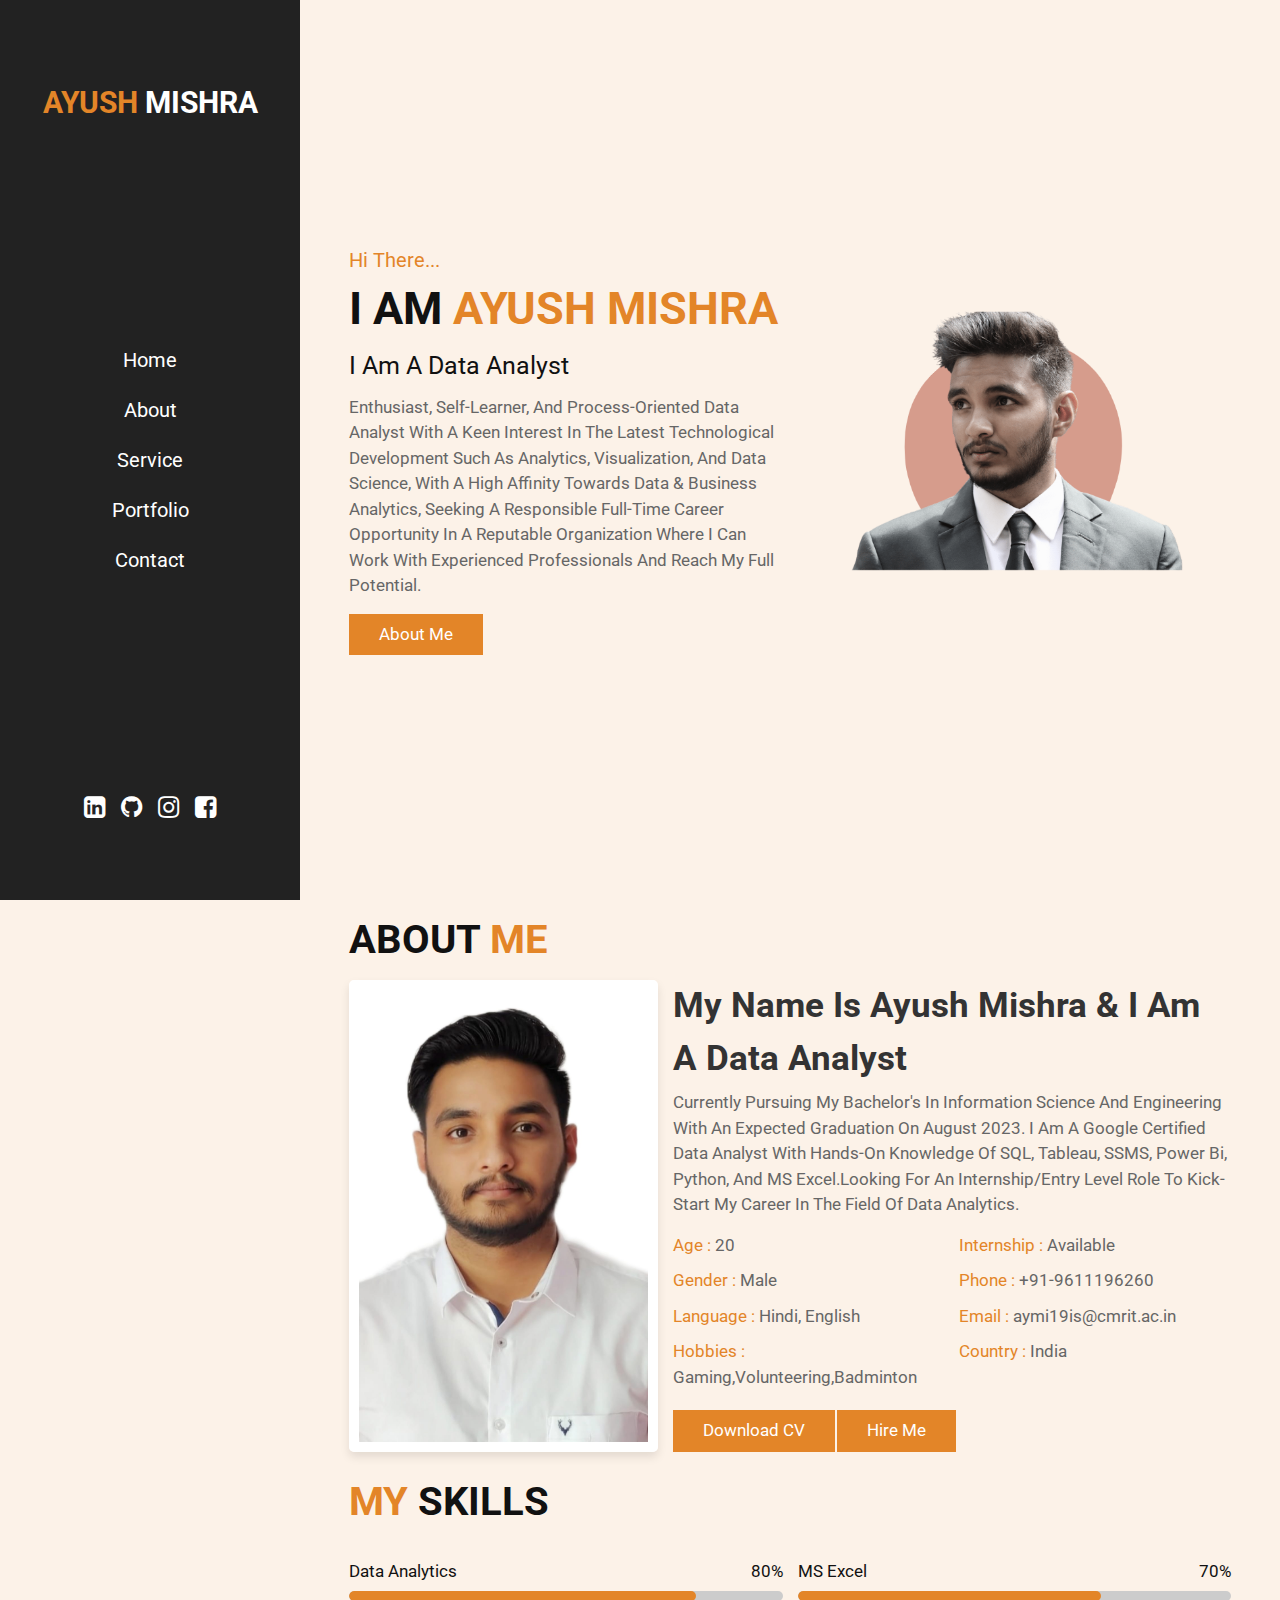
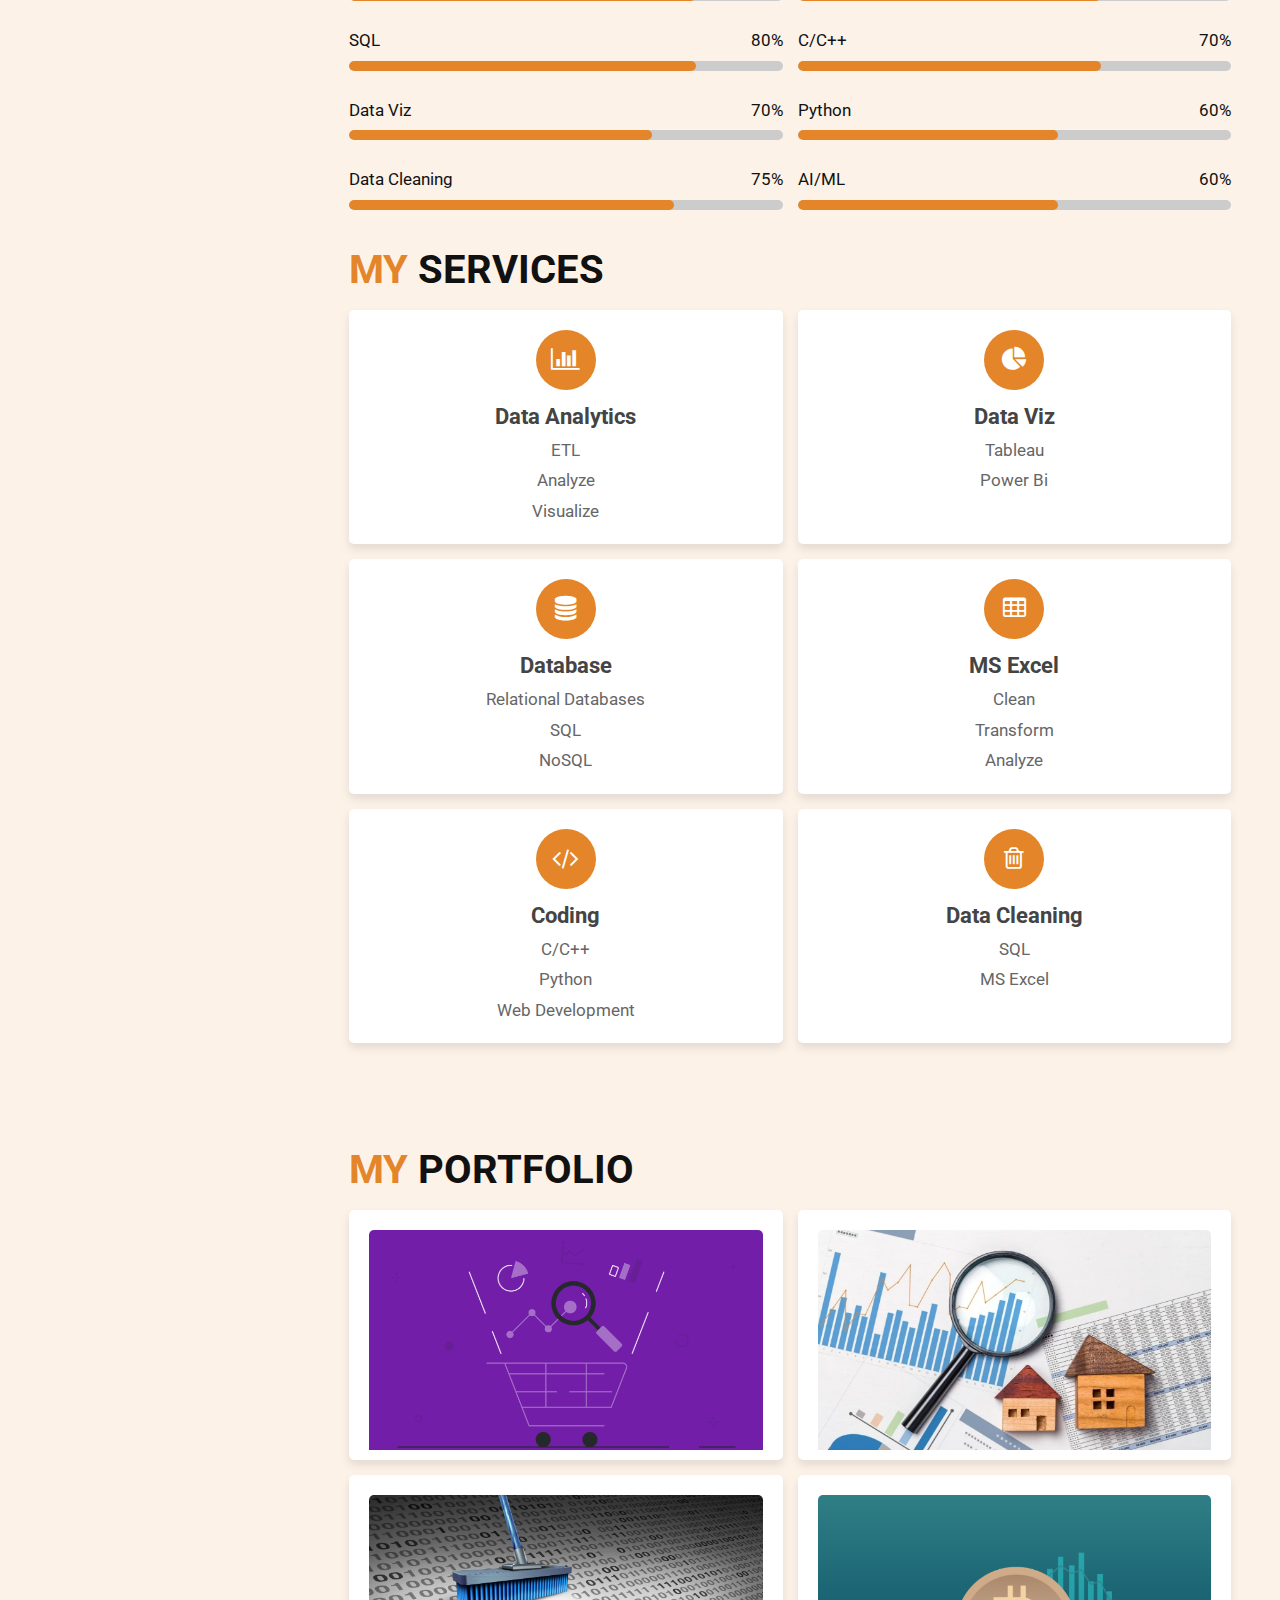
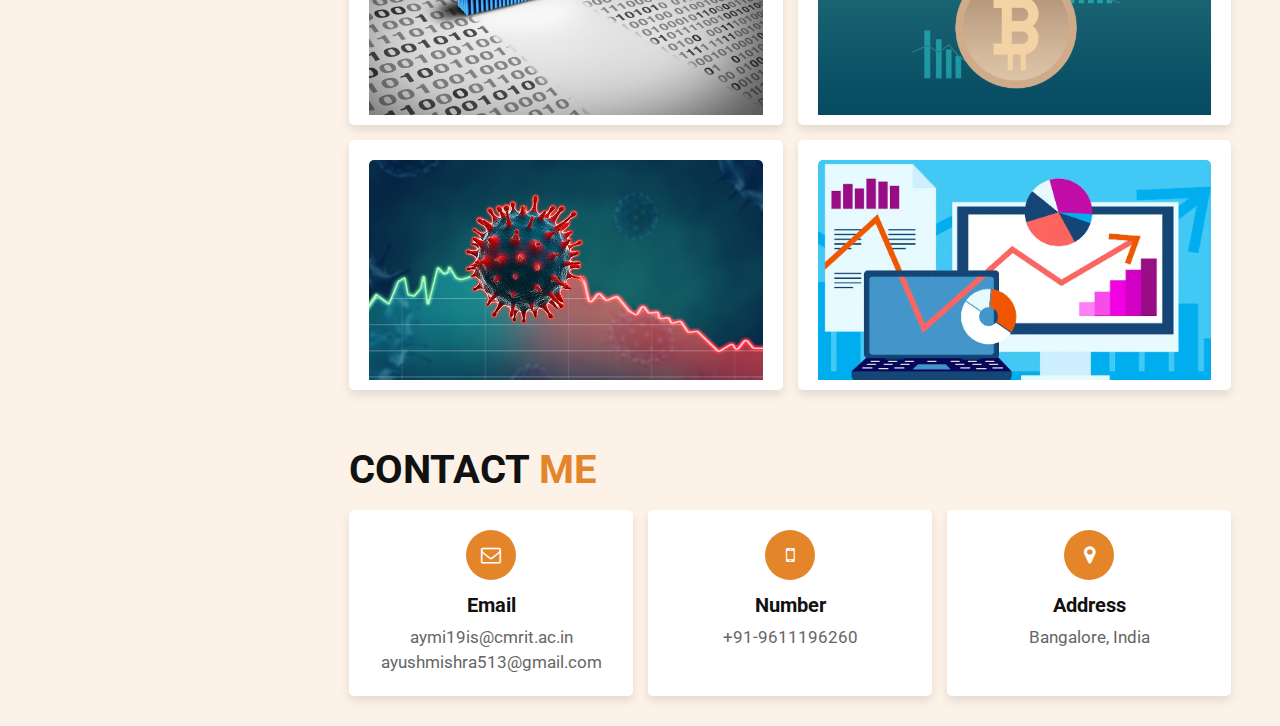
<file: index.html>
<!DOCTYPE html>
<html lang="en">
<head>
    <meta charset="UTF-8">
    <meta http-equiv="X-UA-Compatible" content="IE=edge">
    <meta name="viewport" content="width=device-width, initial-scale=1.0">
    <title>Protfolio Website</title>

    <!-- font awesome cdn link  -->
    <link rel="stylesheet" href="https://cdnjs.cloudflare.com/ajax/libs/font-awesome/4.7.0/css/font-awesome.min.css">

    <!-- custom css file link  -->
    <link rel="stylesheet" href="css/style.css">

</head>
<body>
<!-- header section starts  -->

<header>

    <a href="#" class="logo"> <span>Ayush</span> Mishra </a>

    <nav class="navbar">
        <a href="#home">home</a>
        <a href="#about">about</a>
        <a href="#service">service</a>
        <a href="#portfolio">portfolio</a>
        <a href="#contact">contact</a>
    </nav>

    <div class="follow">
        <a href="https://www.linkedin.com/in/ayush-mishra-a6865a239" class="fa fa-linkedin-square" aria-hidden="true" target="_blank" rel="noopener noreferrer"></a>
        <a href="https://github.com/ayushmishra4"  class="fa fa-github" aria-hidden="true" target="_blank" rel="noopener noreferrer"></a>
        <a href="https://www.instagram.com/_.ayushmishra._" class="fa fa-instagram" aria-hidden="true" target="_blank" rel="noopener noreferrer"></a>
        <a href="https://www.facebook.com/profile.php?id=100007363929301" class="fa fa-facebook-square" aria-hidden="true" target="_blank" rel="noopener noreferrer"></a>
    </div>

</header>

<!-- header section ends -->

<!-- home section starts  -->

<section class="home" id="home">

    <div class="content">
        <span class="hi"> hi there... </span>
        <h3> i am <span> AYUSH MISHRA </span> </h3>
        <p class="info"> i am a data analyst </p>
        <p class="text"> Enthusiast, self-learner, and process-oriented Data Analyst with a keen interest in the latest technological development such as Analytics, Visualization, and Data Science, with a high affinity towards Data & Business Analytics, seeking a responsible full-time career opportunity in a reputable organization where I can work with experienced professionals and reach my full potential. </p>
        <a href="#about" class="btn">about me</a>
    </div>

    <div class="image">
        <img src="images/home-img.png" alt="">
    </div>

</section>

<!-- home section ends -->

<!-- about section starts  -->

<section class="about" id="about">

<h1 class="heading"> about <span> me </span> </h1>

<div class="row-1">

    <div class="image">
        <img src="images/about-img.jpeg" alt="">
    </div>

    <div class="content">
        <h3> my name is Ayush Mishra & i am a data analyst </h3>
        <p> Currently pursuing my bachelor's in Information science and Engineering with an expected graduation on August 2023. I am a Google Certified Data analyst with hands-on knowledge of SQL, Tableau, SSMS, Power Bi, Python, and MS Excel.Looking for an Internship/Entry Level role to kick-start my career in the field of data analytics.</p>
        <div class="box-container">
            <div class="box">
                <p> <span> age : </span> 20 </p>
                <p> <span> gender : </span> male </p>
                <p> <span> language : </span> Hindi, English </p>
                <p> <span> Hobbies : </span> Gaming,Volunteering,Badminton </p>
            </div>
            <div class="box">
                <p> <span> Internship : </span> available </p>
                <p> <span> phone : </span> +91-9611196260 </p>
                <p style="text-transform:lowercase"> <span> email : </span> aymi19is@cmrit.ac.in </p>
                <p> <span> country : </span> india </p>
            </div>
        </div>
        <a href="https://drive.google.com/file/d/1zxgilXI4-ehgtPpfIU99NbXyqBLnz4Iz/view?usp=share_link" class="btn" target="_blank" rel="noopener noreferrer">download CV</a>
        <a href="#contact" class="btn">hire me</a>
    </div>

</div>

<h1 class="heading"> <span> my </span> skills </h1>

<div class="row-2">

    <div class="skills">
        <div class="progress">
            <h3> Data Analytics <span> 80% </span> </h3>
            <div class="bar"> <span></span> </div>
        </div>
        <div class="progress">
            <h3> SQL <span> 80% </span> </h3>
            <div class="bar"> <span></span> </div>
        </div>
        <div class="progress">
            <h3> Data Viz <span> 70% </span> </h3>
            <div class="bar"> <span></span> </div>
        </div>
        <div class="progress">
            <h3> Data Cleaning <span> 75% </span> </h3>
            <div class="bar"> <span></span> </div>
        </div>
    </div>

    <div class="skills2">
        <div class="progress">
            <h3> MS Excel <span> 70% </span> </h3>
            <div class="bar"> <span></span> </div>
        </div>
        <div class="progress">
            <h3> C/C++ <span> 70% </span> </h3>
            <div class="bar"> <span></span> </div>
            </div>
        <div class="progress">
            <h3> Python <span> 60% </span> </h3>
            <div class="bar"> <span></span> </div>
        </div>
        <div class="progress">
            <h3> AI/ML <span> 60% </span> </h3>
            <div class="bar"> <span></span> </div>
         </div>
    </div>
</div>

</section>

<!-- about section ends -->

<!-- service section starts  -->

<section class="service" id="service">

<h1 class="heading"> <span> my </span> services </h1>

    <div class="box-container">

        <div class="box">
            <i class="fa fa-bar-chart" aria-hidden="true"></i>
            <h3>Data Analytics</h3>
            <p>ETL</p>
            <p>Analyze</p>
            <p>visualize</p>
        </div>

        <div class="box">
            <i class="fa fa-pie-chart" aria-hidden="true"></i>
            <h3>Data Viz</h3>
            <p>Tableau</p>
            <p>Power Bi</p>
        </div>

        <div class="box">
            <i class="fa fa-database" aria-hidden="true"></i>
            <h3>Database</h3>
            <p>Relational Databases</p> 
            <p>SQL</p>
            <p>NoSQL</p>
        </div>

        <div class="box">
            <i class="fa fa-table" aria-hidden="true"></i>
            <h3>MS Excel</h3>
            <p>Clean</p>
            <p>Transform</p>
            <p>Analyze</p>
        </div>

        <div class="box">
            <i class="fa fa-code"aria-hidden="true"></i>
            <h3>Coding</h3>
            <p>C/C++ </p>
            <p>Python</p>
            <p>Web development</p>
        </div>

        <div class="box">
            <i class="fa fa-trash-o" aria-hidden="true"></i>
            <h3>Data Cleaning</h3>
            <p>SQL</p>
            <p>MS Excel</p>
        </div>

    </div>

</section>

<!-- service section ends -->


<!-- portfolio section starts  -->

<section class="portfolio" id="portfolio">

    <h1 class="heading"> <span> my </span> portfolio </h1>

    <div class="box-container">

        <a class="box" href="project1.html">
        <div class="box">
            <img src="images/img-1.png" alt="" >
            <h3>Super store (bi)</h3>
        </div>
        </a>

        <a class="box" href="project2.html">
        <div class="box">
            <img src="images/img-2.png" alt="">
            <h3>Airbnb (Tableau)</h3>
            </div>
        </a>

        <a class="box" href="project3.html">
        <div class="box">
            <img src="images/img-3.jpeg" alt="">
            <h3>Data Cleaning in SQL</h3>
        </div>
        </a>

        <a class="box" href="project4.html">
        <div class="box">
            <img src="images/img-4.png" alt="">
            <h3>Crypto dashboard(BI)</h3>
        </div>
        </a>

        <a class="box" href="project5.html">
        <div class="box">
            <img src="images/img-5.jpg" alt="">
            <h3>Covid Report (Tableau)</h3>    
        </div>
        </a> 

        <a class="box" href="project6.html">
        <div class="box">
            <img src="images/img-6.png" alt="">
            <h3>Sales Data (Excel) </h3>
    
        </div>
        </a>

    </div>

</section>

<!-- portfolio section ends -->

<!-- contact section starts  -->

<div style="padding:1rem 5%" class="contact" id="contact">

    <h1 class="heading"> contact <span> me </span> </h1>

    <div class="icons-container">

        <div class="icons">
            <i class="fa fa-envelope-o" aria-hidden="true"></i>
            <h3>email</h3>
            <p style="text-transform:lowercase">aymi19is@cmrit.ac.in</p>
            <p style="text-transform:lowercase">ayushmishra513@gmail.com</p>
        </div>

        <div class="icons">
            <i class="fa fa-mobile" aria-hidden="true"></i>
            <h3>number</h3>
            <p>+91-9611196260</p>
        </div>

        <div class="icons">
            <i class="fa fa-map-marker" aria-hidden="true"></i>
            <h3>address</h3>
            <p> Bangalore, India </p>
        </div>

    </div>

</div>

<!-- contact section ends -->

</body>
</html>
</file>
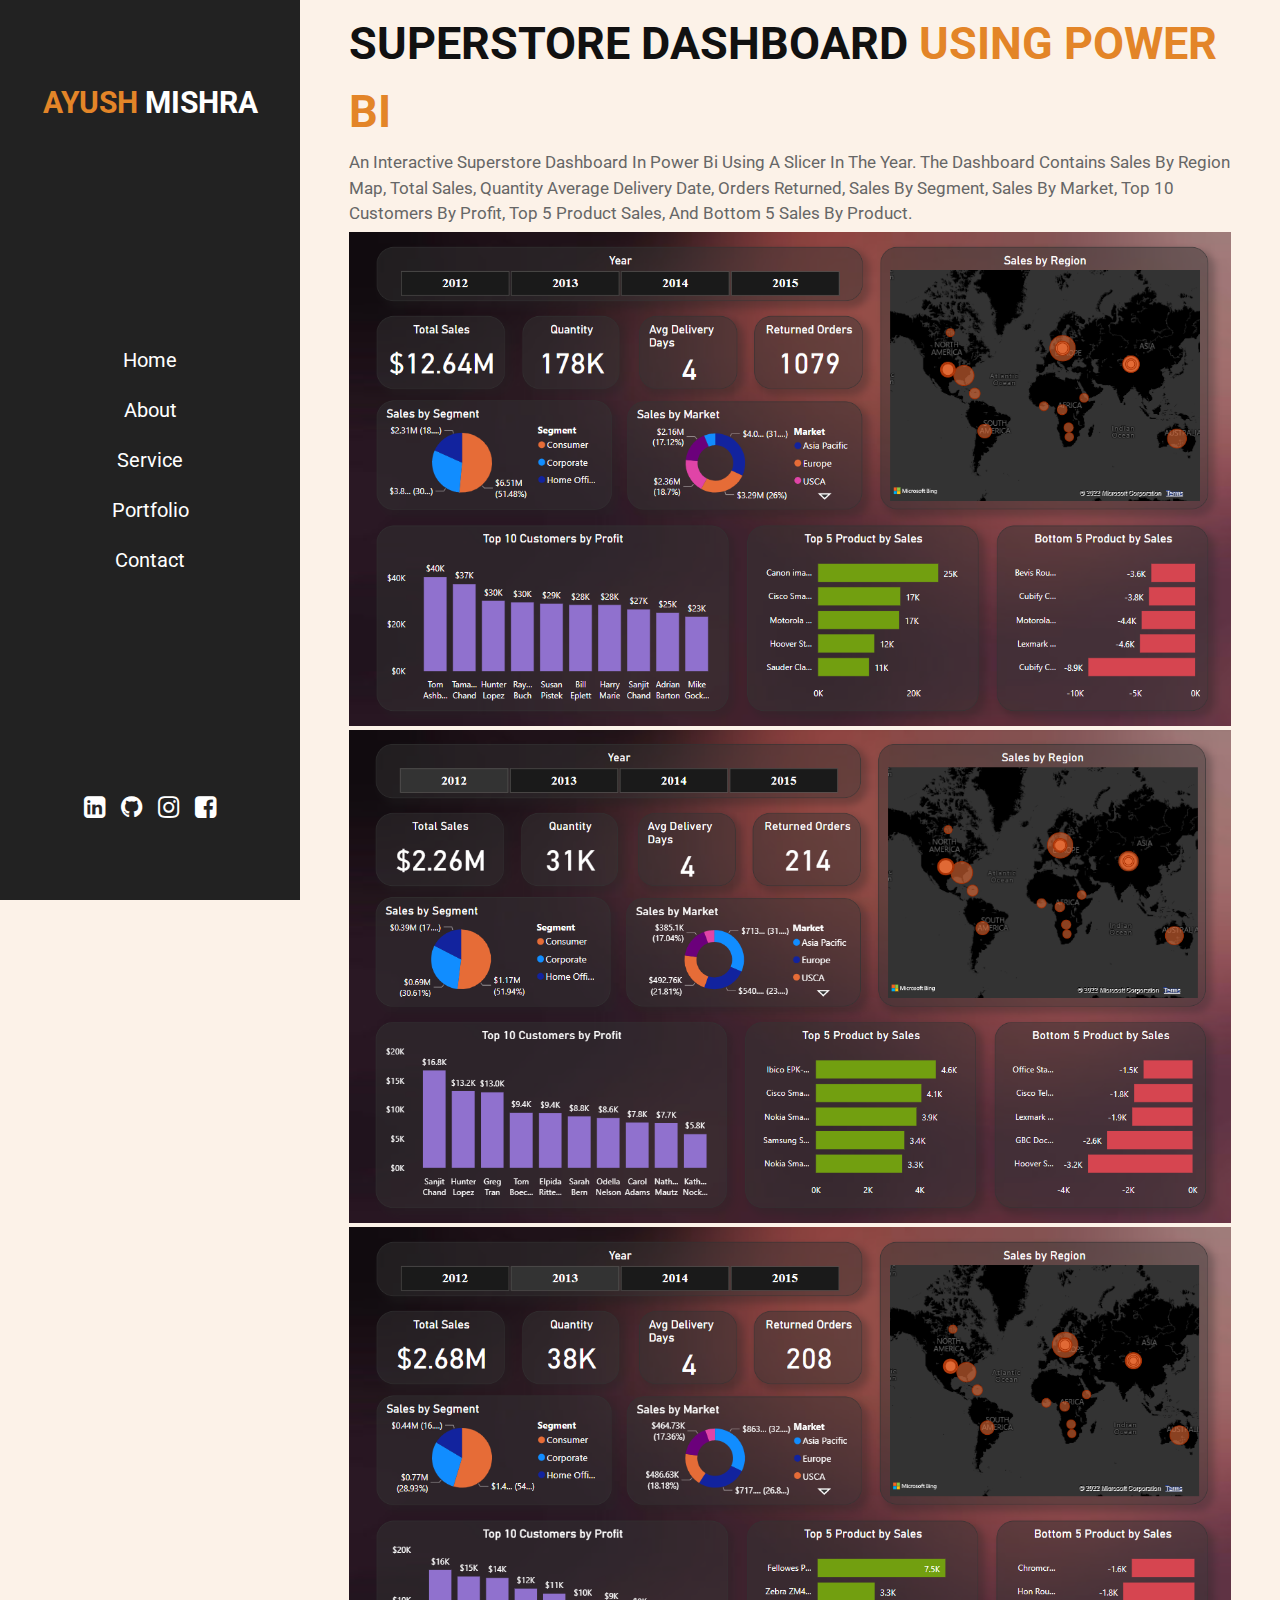
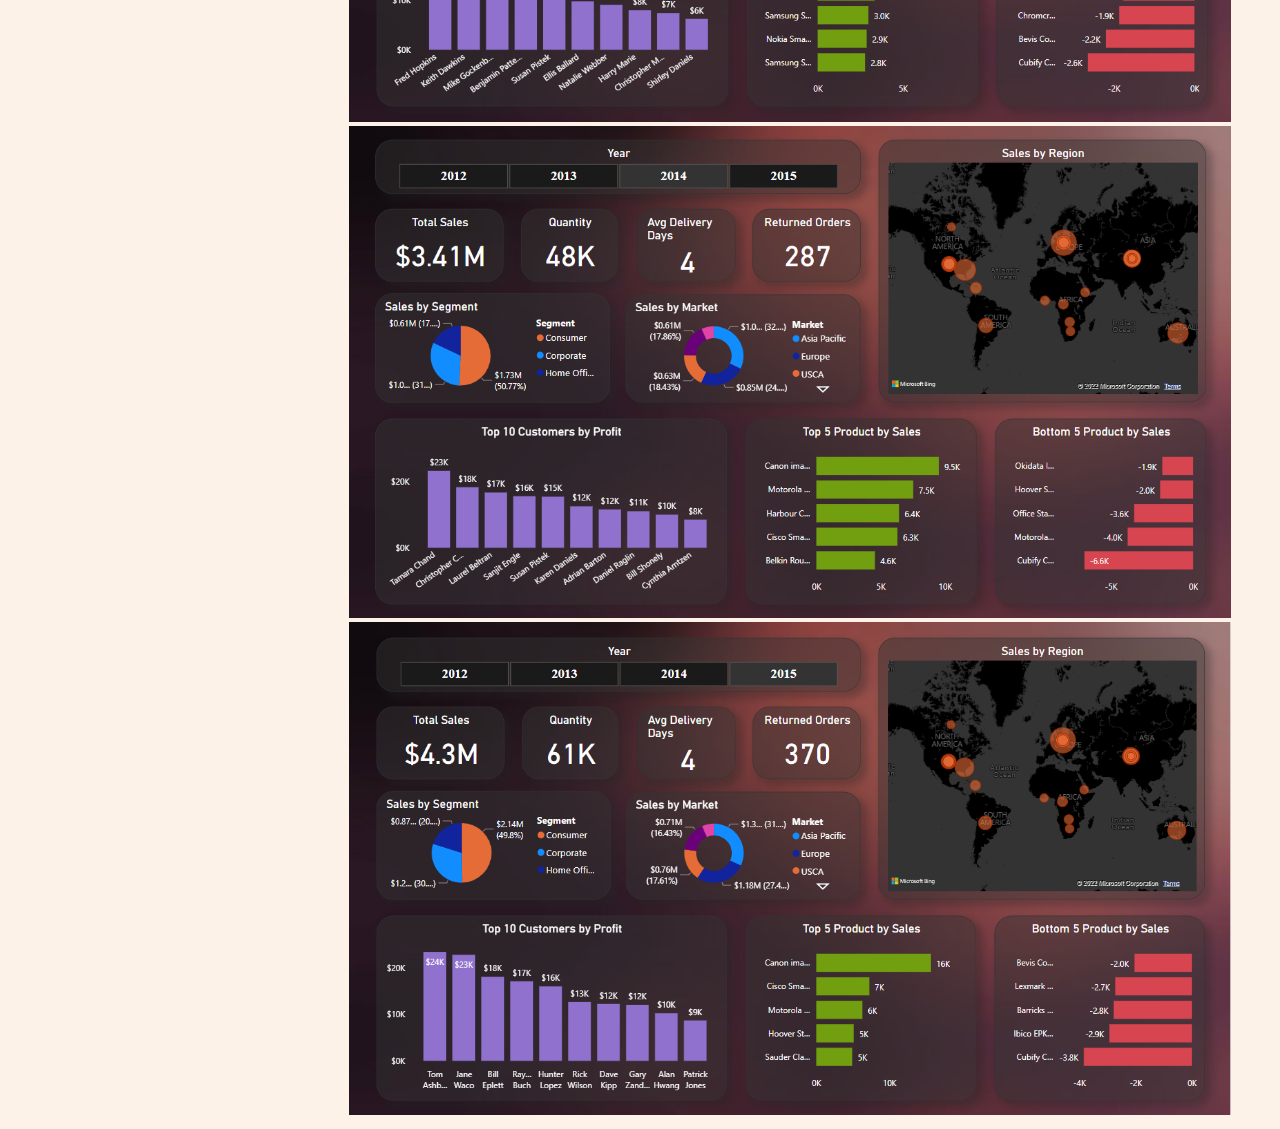
<file: project1.html>
<!DOCTYPE html>
<html lang="en">
<head>
    <meta charset="UTF-8">
    <meta http-equiv="X-UA-Compatible" content="IE=edge">
    <meta name="viewport" content="width=device-width, initial-scale=1.0">
    <title>Protfolio Website</title>

    <!-- font awesome cdn link  -->
    <link rel="stylesheet" href="https://cdnjs.cloudflare.com/ajax/libs/font-awesome/4.7.0/css/font-awesome.min.css">

    <!-- custom css file link  -->
    <link rel="stylesheet" href="Airbnb/style1.css">

</head>
<body>
<!-- header section starts  -->

<header>

    <a href="index.html #home" class="logo"> <span>Ayush</span> Mishra </a>

    <nav class="navbar">
        <a href="index.html #home">home</a>
        <a href="index.html #about">about</a>
        <a href="index.html #service">service</a>
        <a href="index.html #portfolio">portfolio</a>
        <a href="index.html #contact">contact</a>
    </nav>

    <div class="follow">
        <a href="https://www.linkedin.com/in/ayush-mishra-a6865a239" class="fa fa-linkedin-square" aria-hidden="true"></a>
        <a href="https://github.com/ayushmishra4"  class="fa fa-github" aria-hidden="true"></a>
        <a href="https://www.instagram.com/_.ayushmishra._" class="fa fa-instagram" aria-hidden="true"></a>
        <a href="https://www.facebook.com/profile.php?id=100007363929301" class="fa fa-facebook-square" aria-hidden="true"></a>
    </div>

</header>

<!-- header section ends -->

<!-- home section starts  -->

<section class="home" id="home">
    <div class="content">
        <h3>Superstore Dashboard<span> using Power bi</span> </h3>
        <p class="text">an interactive superstore dashboard in power bi using a slicer in the year. The Dashboard contains sales by region map, total sales, quantity average delivery date, orders returned,  sales by segment, sales by market, top 10 customers by profit, top 5 product sales, and bottom 5 sales by product.</p>
        <div class="image">
            <img src="Store/Dashboard.png" alt="">
            <img src="Store/Dashboard1.png" alt="">
            <img src="Store/Dashboard2.png" alt="">
            <img src="Store/Dashboard3.png" alt="">
            <img src="Store/Dashboard4.png" alt="">
        </div>
    </div>

</section>
</file>
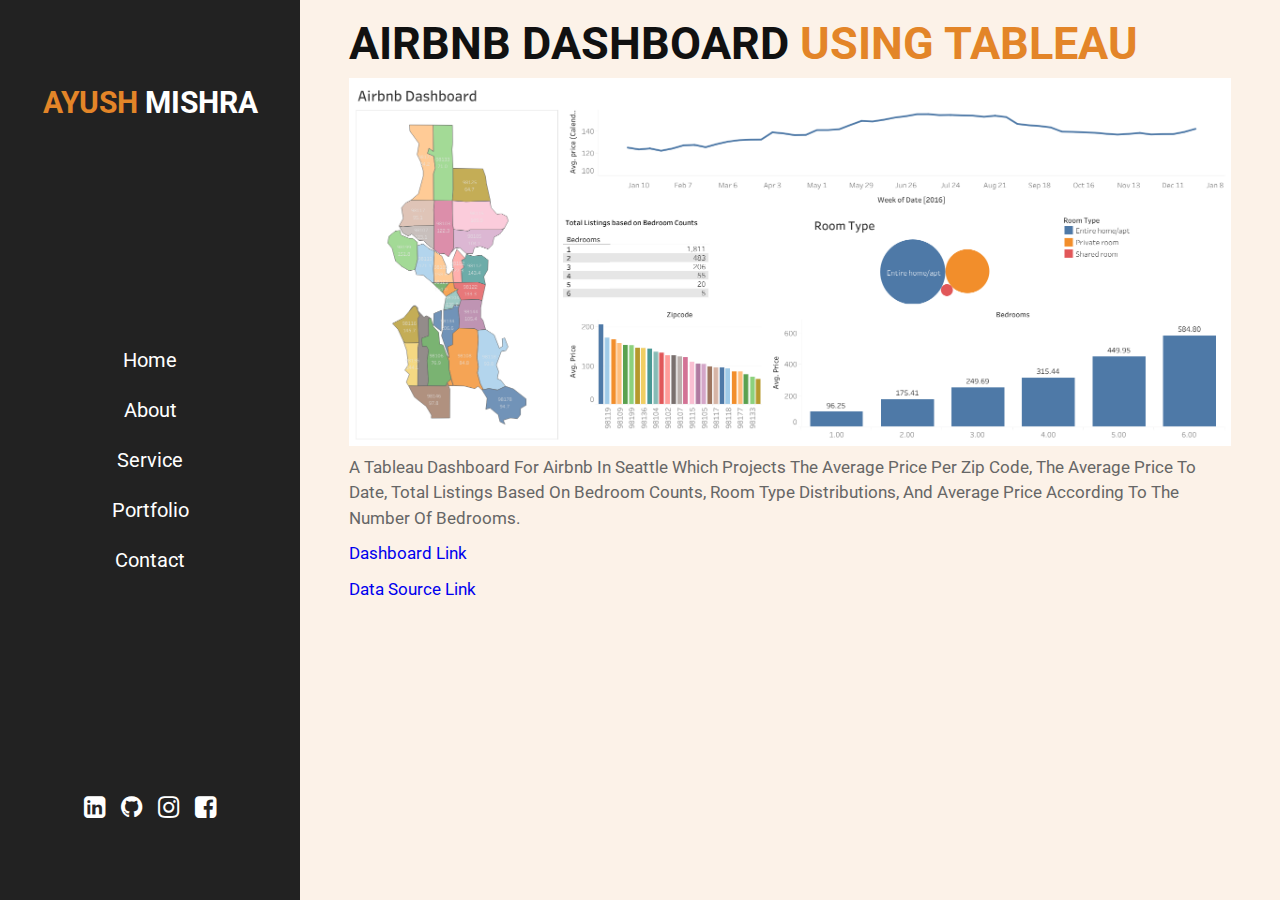
<file: project2.html>
<!DOCTYPE html>
<html lang="en">
<head>
    <meta charset="UTF-8">
    <meta http-equiv="X-UA-Compatible" content="IE=edge">
    <meta name="viewport" content="width=device-width, initial-scale=1.0">
    <title>Protfolio Website</title>

    <!-- font awesome cdn link  -->
    <link rel="stylesheet" href="https://cdnjs.cloudflare.com/ajax/libs/font-awesome/4.7.0/css/font-awesome.min.css">

    <!-- custom css file link  -->
    <link rel="stylesheet" href="Airbnb/style1.css">

</head>
<body>
<!-- header section starts  -->

<header>

    <a href="index.html #home" class="logo"> <span>Ayush</span> Mishra </a>

    <nav class="navbar">
        <a href="index.html #home">home</a>
        <a href="index.html #about">about</a>
        <a href="index.html #service">service</a>
        <a href="index.html #portfolio">portfolio</a>
        <a href="index.html #contact">contact</a>
    </nav>

    <div class="follow">
        <a href="https://www.linkedin.com/in/ayush-mishra-a6865a239" class="fa fa-linkedin-square" aria-hidden="true"></a>
        <a href="https://github.com/ayushmishra4"  class="fa fa-github" aria-hidden="true"></a>
        <a href="https://www.instagram.com/_.ayushmishra._" class="fa fa-instagram" aria-hidden="true"></a>
        <a href="https://www.facebook.com/profile.php?id=100007363929301" class="fa fa-facebook-square" aria-hidden="true"></a>
    </div>

</header>

<!-- header section ends -->

<!-- home section starts  -->

<section class="home" id="home">
    <div class="content">
        <h3> Airbnb Dashboard<span> Using tableau</span> </h3>
        <div class="image">
            <img src="Airbnb/Dashboard 1.png" alt="">
        </div>
        <p class="text">A tableau dashboard for Airbnb in Seattle which projects the average price per zip code, the average price to date, Total Listings based on Bedroom Counts, room type distributions, and average price according to the number of bedrooms. </p>
        <p class="text"><a href="https://public.tableau.com/views/AirbnbDashboard_16687041388230/Dashboard1?:language=en-US&:display_count=n&:origin=viz_share_link" target="_blank" rel="noopener noreferrer">Dashboard Link</a></p>
        <p class="text"><a href="https://www.kaggle.com/datasets/alexanderfreberg/airbnb-listings-2016-dataset" target="_blank" rel="noopener noreferrer">Data Source Link</a></p>
        
    </div>

</section>
</file>
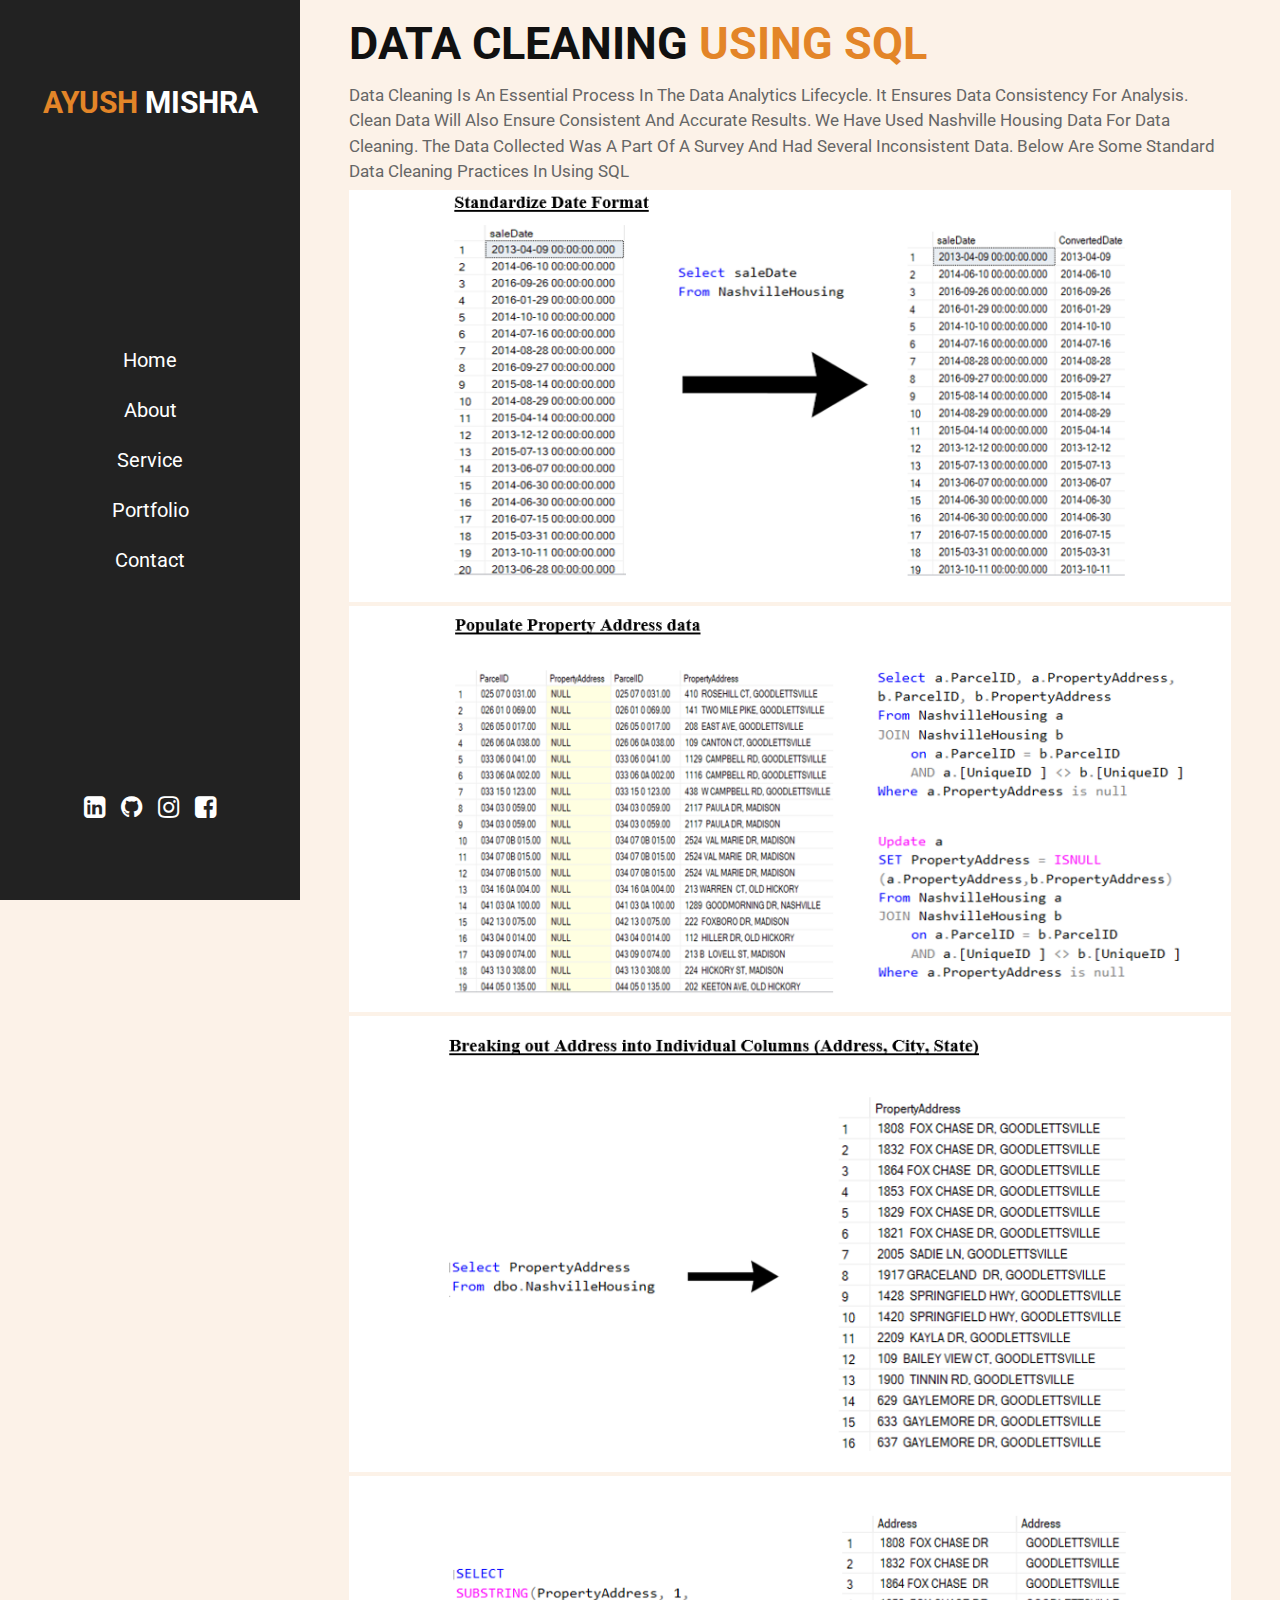
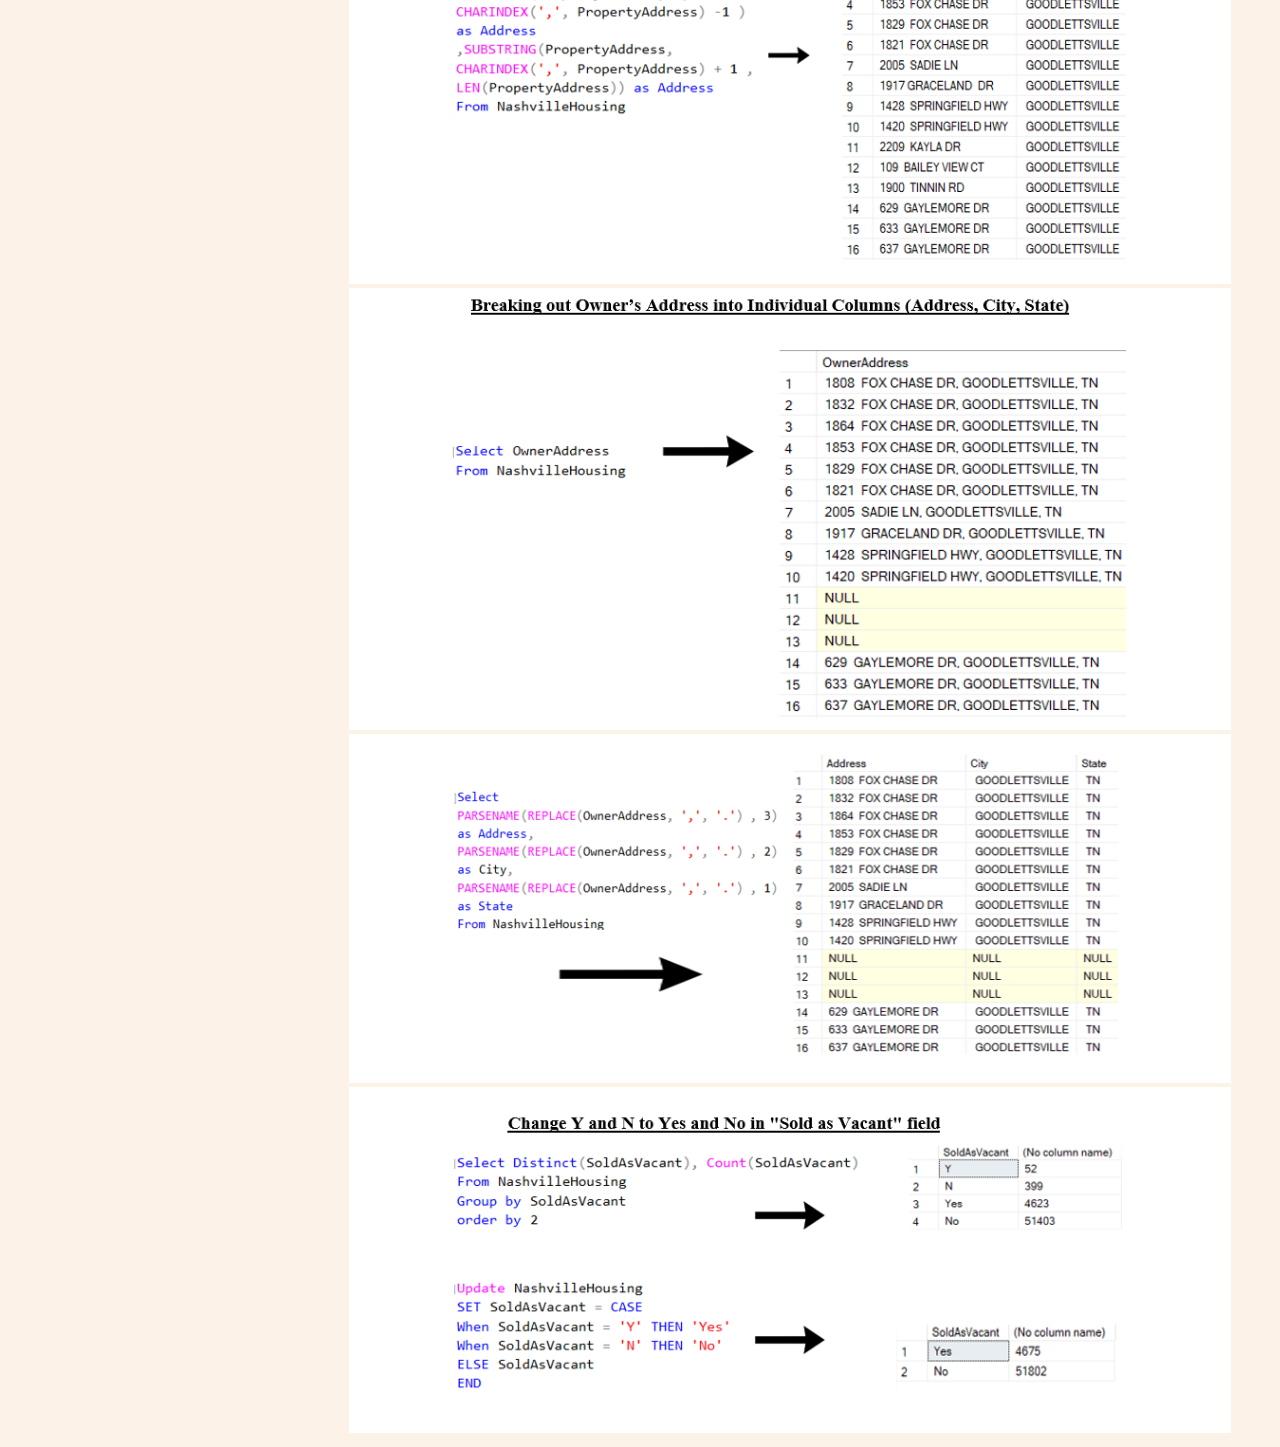
<file: project3.html>
<!DOCTYPE html>
<html lang="en">
<head>
    <meta charset="UTF-8">
    <meta http-equiv="X-UA-Compatible" content="IE=edge">
    <meta name="viewport" content="width=device-width, initial-scale=1.0">
    <title>Protfolio Website</title>

    <!-- font awesome cdn link  -->
    <link rel="stylesheet" href="https://cdnjs.cloudflare.com/ajax/libs/font-awesome/4.7.0/css/font-awesome.min.css">

    <!-- custom css file link  -->
    <link rel="stylesheet" href="Nashville/style1.css">

</head>
<body>
<!-- header section starts  -->

<header>

    <a href="index.html #home" class="logo"> <span>Ayush</span> Mishra </a>

    <nav class="navbar">
        <a href="index.html #home">home</a>
        <a href="index.html #about">about</a>
        <a href="index.html #service">service</a>
        <a href="index.html #portfolio">portfolio</a>
        <a href="index.html #contact">contact</a>
    </nav>

    <div class="follow">
        <a href="https://www.linkedin.com/in/ayush-mishra-a6865a239" class="fa fa-linkedin-square" aria-hidden="true"></a>
        <a href="https://github.com/ayushmishra4"  class="fa fa-github" aria-hidden="true"></a>
        <a href="https://www.instagram.com/_.ayushmishra._" class="fa fa-instagram" aria-hidden="true"></a>
        <a href="https://www.facebook.com/profile.php?id=100007363929301" class="fa fa-facebook-square" aria-hidden="true"></a>
    </div>

</header>

<!-- header section ends -->

<!-- home section starts  -->

<section class="home" id="home">
    <div class="content">
        <h3> Data cleaning <span>using SQL</span> </h3>
        <p class="text">Data cleaning is an essential process in the Data analytics lifecycle. It ensures data consistency for analysis. Clean data will also ensure consistent and accurate results.
            We have used Nashville Housing Data for data cleaning. The data collected was a part of a survey and had several inconsistent data. Below are some standard data cleaning practices in using SQL
        </p>
        <div class="image">
            <img src="Nashville/p1.png" alt="">
            <img src="Nashville/p2.png" alt="">
            <img src="Nashville/p3.png" alt="">
            <img src="Nashville/p4.png" alt="">
            <img src="Nashville/p5.png" alt="">
            <img src="Nashville/p6.png" alt="">
            <img src="Nashville/p7.png" alt="">
        </div>
        
    </div>

</section>
</file>
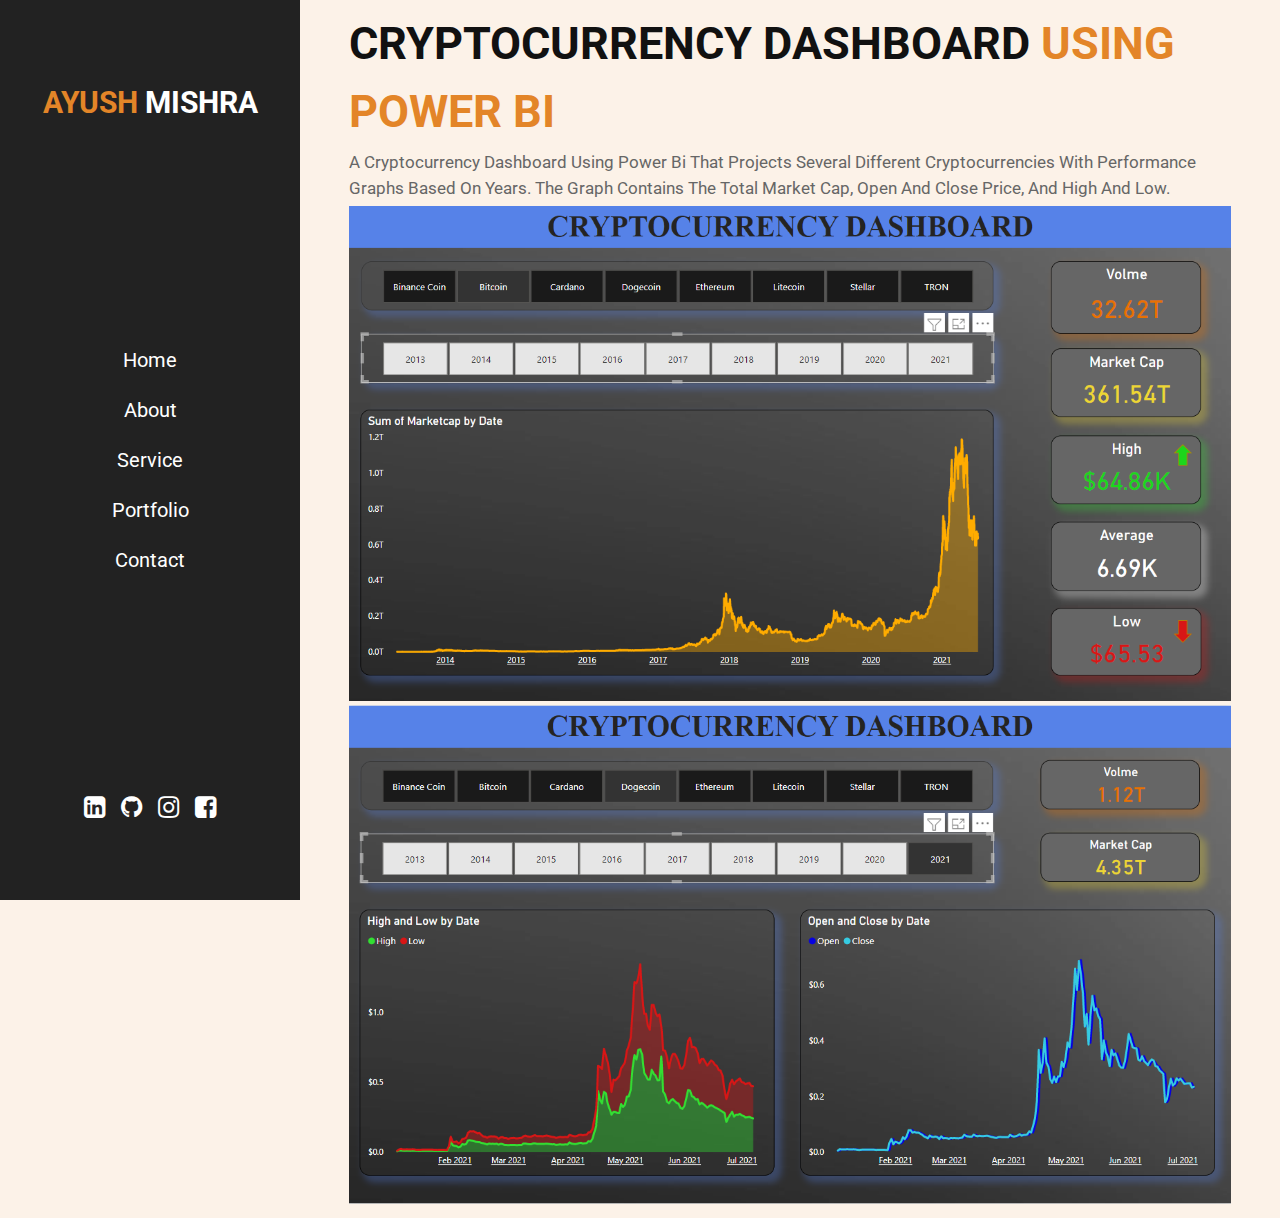
<file: project4.html>
<!DOCTYPE html>
<html lang="en">
<head>
    <meta charset="UTF-8">
    <meta http-equiv="X-UA-Compatible" content="IE=edge">
    <meta name="viewport" content="width=device-width, initial-scale=1.0">
    <title>Protfolio Website</title>

    <!-- font awesome cdn link  -->
    <link rel="stylesheet" href="https://cdnjs.cloudflare.com/ajax/libs/font-awesome/4.7.0/css/font-awesome.min.css">

    <!-- custom css file link  -->
    <link rel="stylesheet" href="Airbnb/style1.css">

</head>
<body>
<!-- header section starts  -->

<header>

    <a href="index.html #home" class="logo"> <span>Ayush</span> Mishra </a>

    <nav class="navbar">
        <a href="index.html #home">home</a>
        <a href="index.html #about">about</a>
        <a href="index.html #service">service</a>
        <a href="index.html #portfolio">portfolio</a>
        <a href="index.html #contact">contact</a>
    </nav>

    <div class="follow">
        <a href="https://www.linkedin.com/in/ayush-mishra-a6865a239" class="fa fa-linkedin-square" aria-hidden="true"></a>
        <a href="https://github.com/ayushmishra4"  class="fa fa-github" aria-hidden="true"></a>
        <a href="https://www.instagram.com/_.ayushmishra._" class="fa fa-instagram" aria-hidden="true"></a>
        <a href="https://www.facebook.com/profile.php?id=100007363929301" class="fa fa-facebook-square" aria-hidden="true"></a>
    </div>

</header>

<!-- header section ends -->

<!-- home section starts  -->

<section class="home" id="home">
    <div class="content">
        <h3> CryptoCurrency Dashboard<span> using power bi</span> </h3>
        <p class="text">A cryptocurrency dashboard using power bi that projects several different cryptocurrencies with performance graphs based on years.
            The graph contains the total market cap, open and close price, and high and low. </p>
        <div class="image">
            <img src="Crypto/Dashboard1.png" alt="">
            <img src="Crypto/Dashboard2.png" alt="">
        </div>
    </div>

</section>
</file>
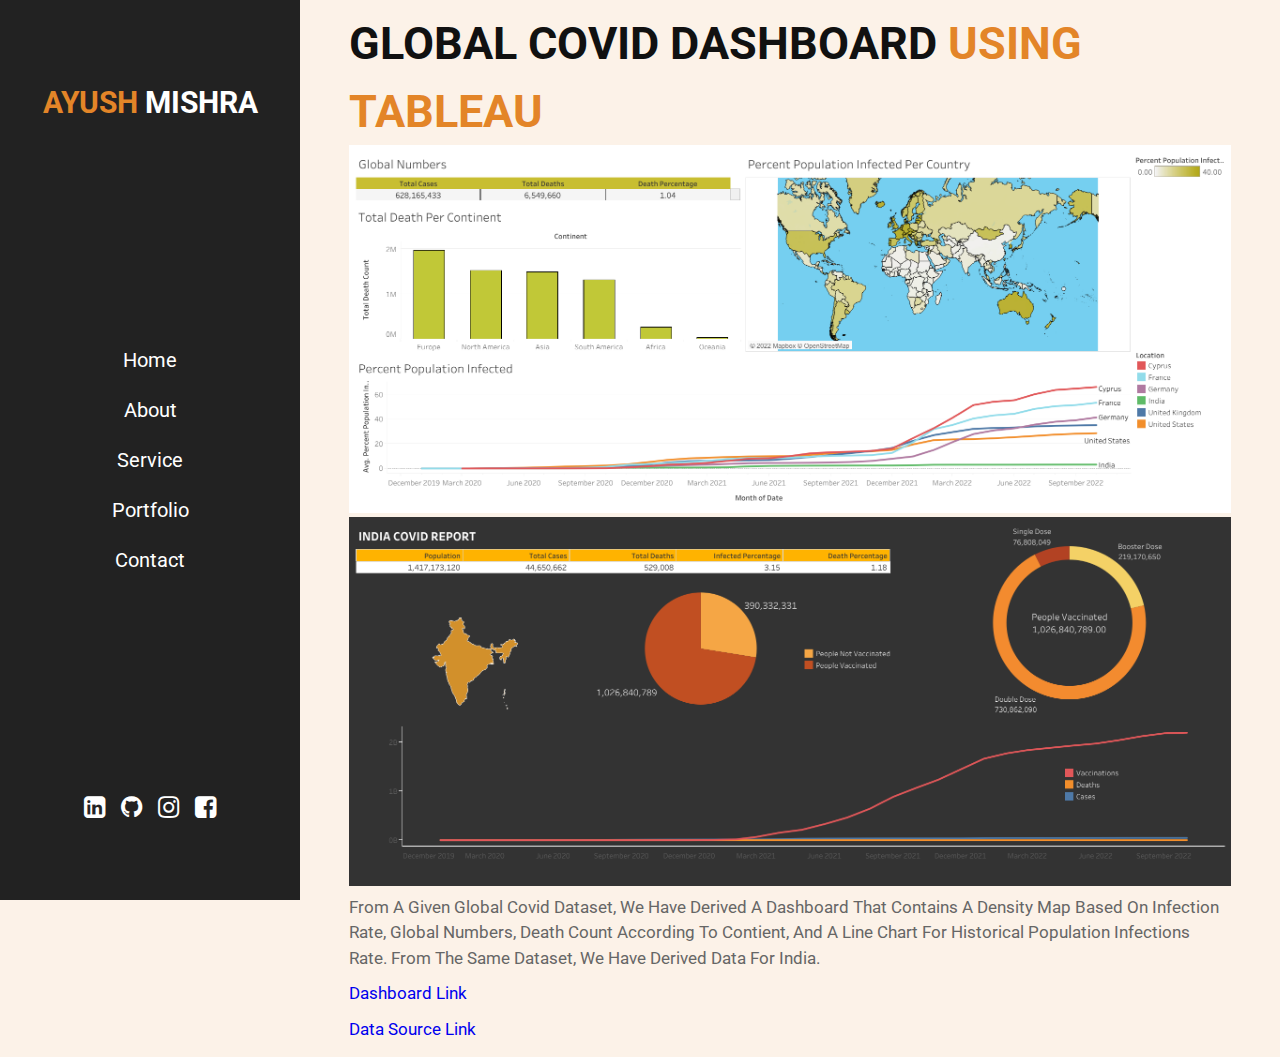
<file: project5.html>
<!DOCTYPE html>
<html lang="en">
<head>
    <meta charset="UTF-8">
    <meta http-equiv="X-UA-Compatible" content="IE=edge">
    <meta name="viewport" content="width=device-width, initial-scale=1.0">
    <title>Protfolio Website</title>

    <!-- font awesome cdn link  -->
    <link rel="stylesheet" href="https://cdnjs.cloudflare.com/ajax/libs/font-awesome/4.7.0/css/font-awesome.min.css">

    <!-- custom css file link  -->
    <link rel="stylesheet" href="Airbnb/style1.css">

</head>
<body>
<!-- header section starts  -->

<header>

    <a href="index.html #home" class="logo"> <span>Ayush</span> Mishra </a>

    <nav class="navbar">
        <a href="index.html #home">home</a>
        <a href="index.html #about">about</a>
        <a href="index.html #service">service</a>
        <a href="index.html #portfolio">portfolio</a>
        <a href="index.html #contact">contact</a>
    </nav>

    <div class="follow">
        <a href="https://www.linkedin.com/in/ayush-mishra-a6865a239" class="fa fa-linkedin-square" aria-hidden="true"></a>
        <a href="https://github.com/ayushmishra4"  class="fa fa-github" aria-hidden="true"></a>
        <a href="https://www.instagram.com/_.ayushmishra._" class="fa fa-instagram" aria-hidden="true"></a>
        <a href="https://www.facebook.com/profile.php?id=100007363929301" class="fa fa-facebook-square" aria-hidden="true"></a>
    </div>

</header>

<!-- header section ends -->

<!-- home section starts  -->

<section class="home" id="home">
    <div class="content">
        <h3> global covid Dashboard <span>using tableau</span> </h3>
        <div class="image">
            <img src="Covid/Dashboard 2.png" alt="">
            <img src="Covid/Dashboard 1.png" alt="">
        </div>
        <p class="text">from a given global covid dataset, we have derived a dashboard that contains a density map based on infection rate, global numbers, death count according to contient, and a line chart for historical population infections rate.
            From the same dataset, we have derived data for India. </p>
        <p class="text"><a href="https://public.tableau.com/views/CovidDashboard_16677342362690/Dashboard1?:language=en-US&:display_count=n&:origin=viz_share_link"target="_blank" rel="noopener noreferrer">Dashboard Link</a></p>
        <p class="text"><a href="https://ourworldindata.org/covid-deaths"target="_blank" rel="noopener noreferrer">Data Source Link</a></p>
        
    </div>

</section>
</file>
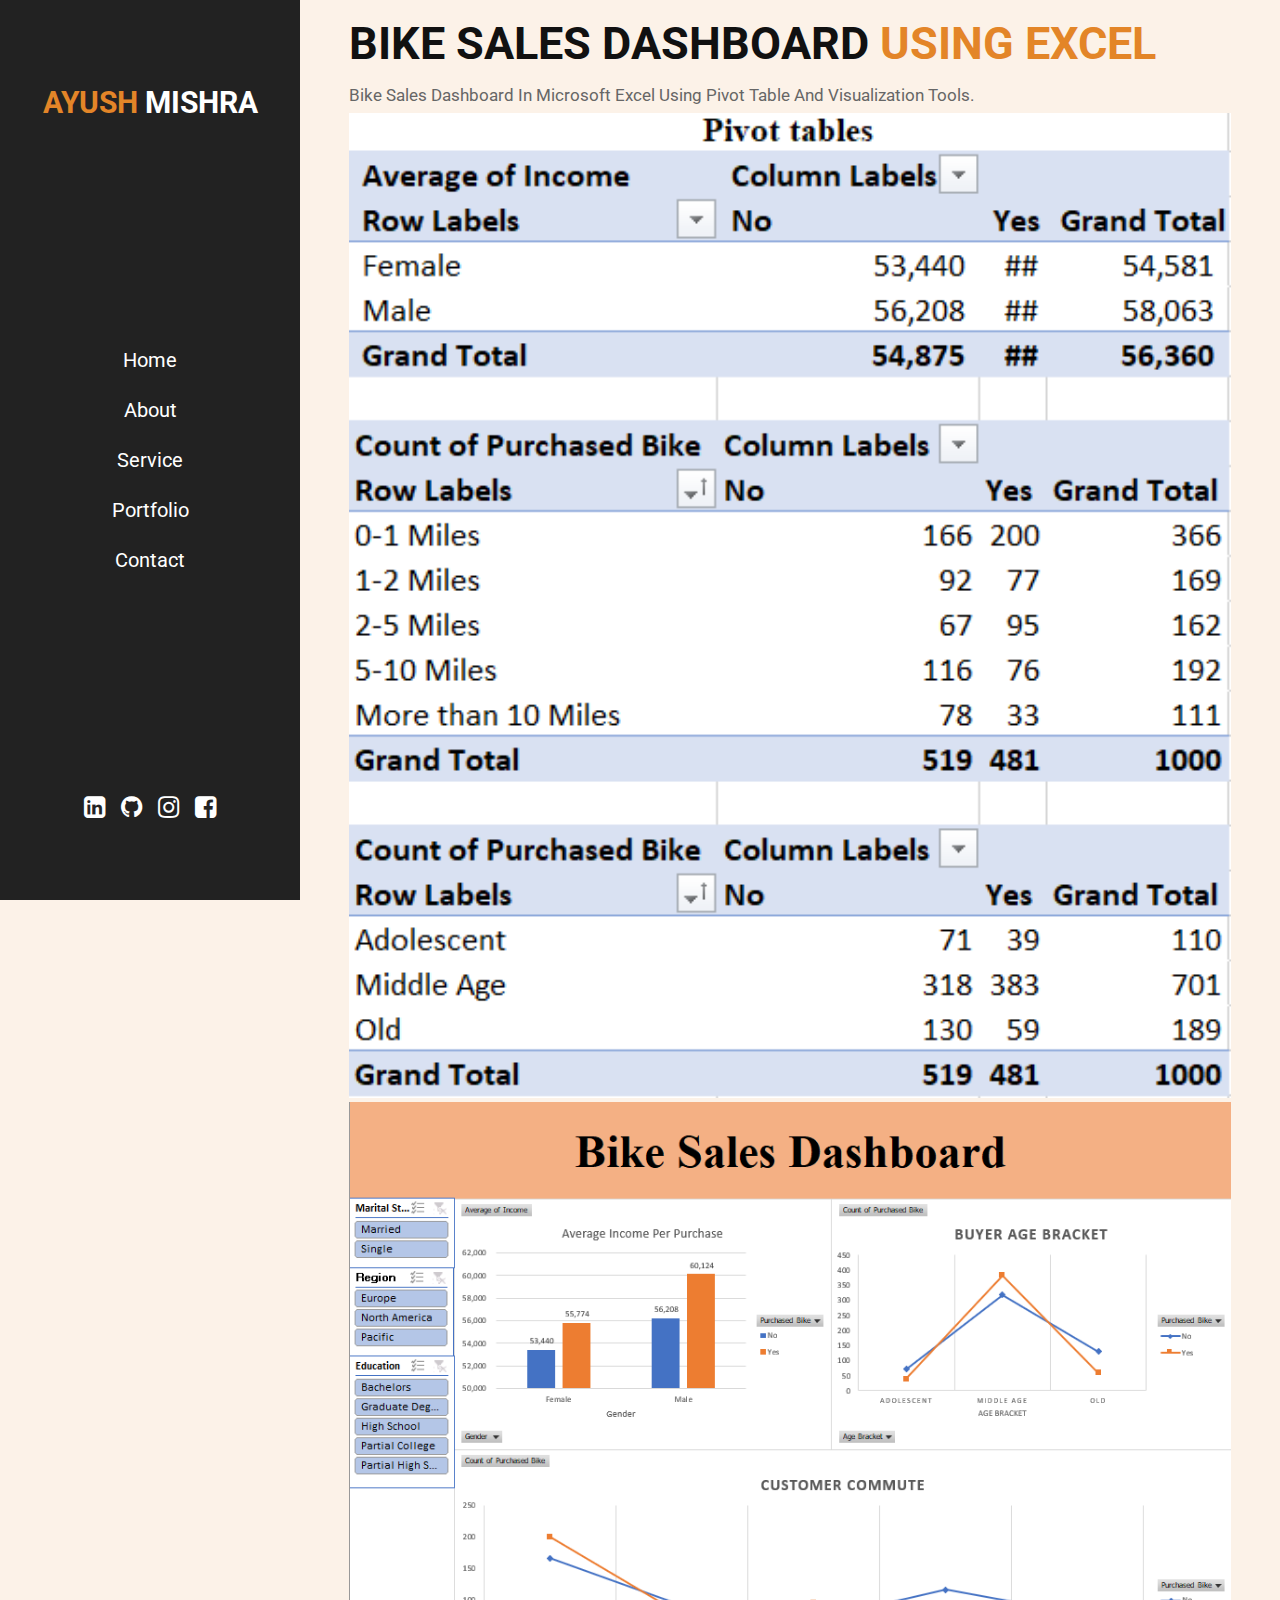
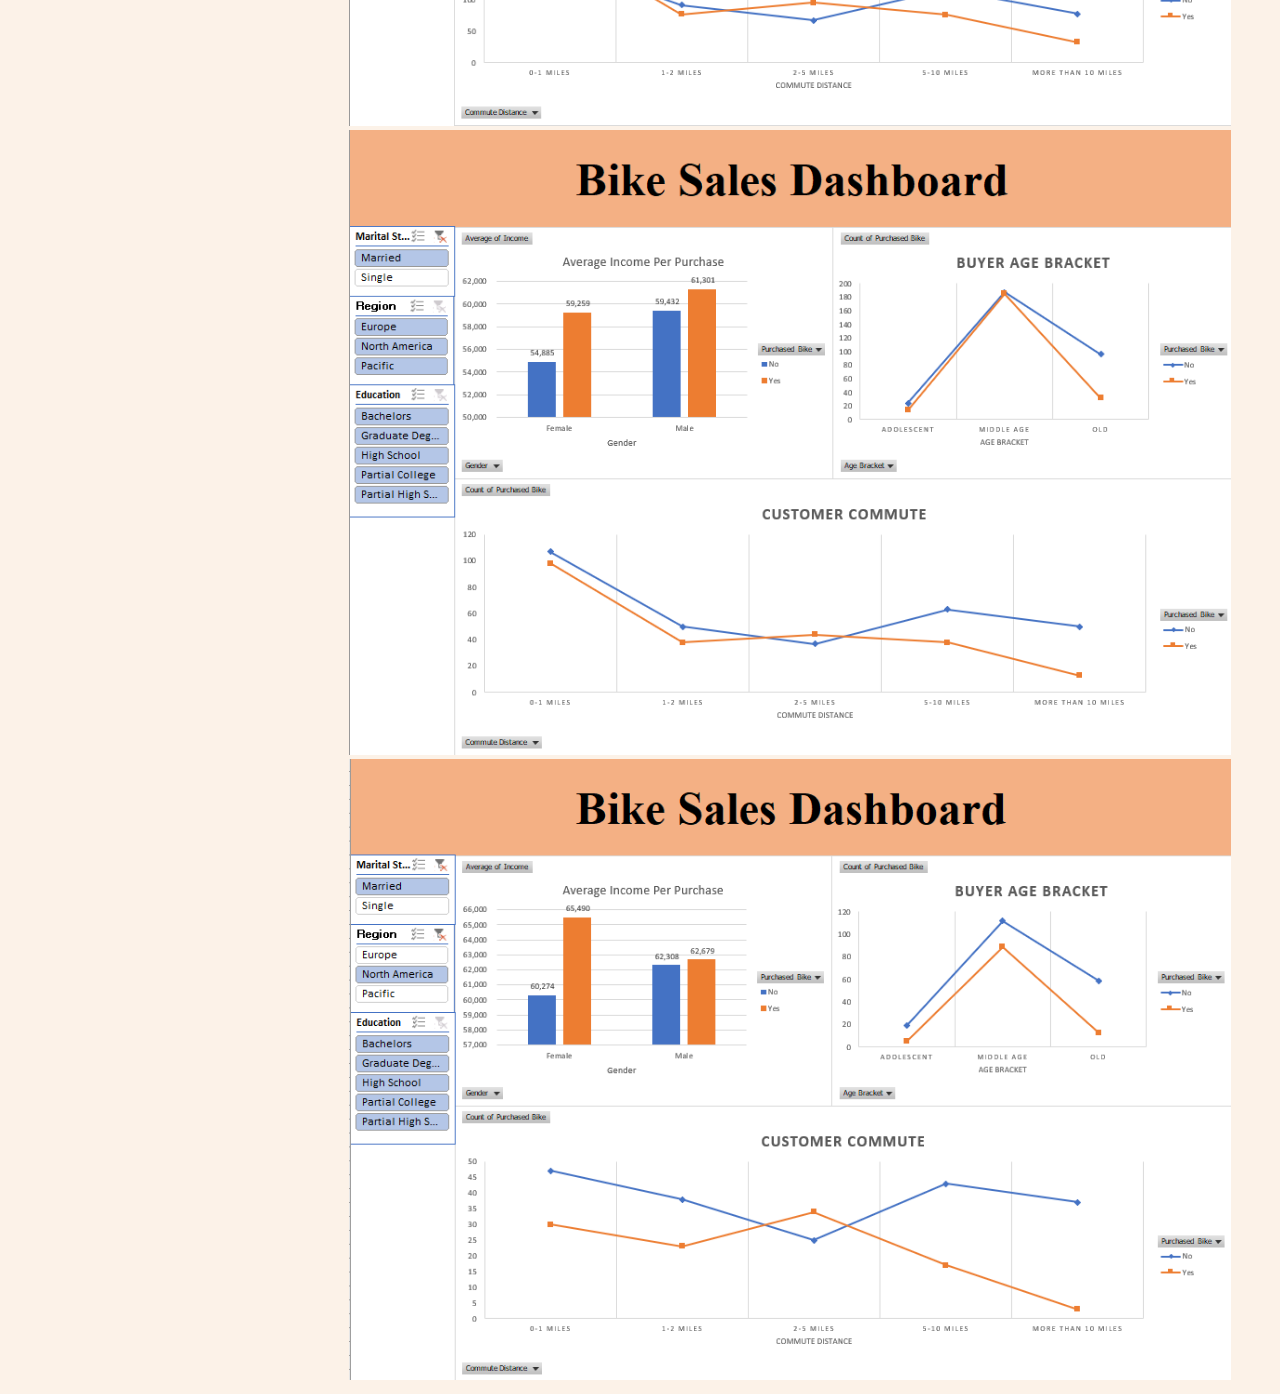
<file: project6.html>
<!DOCTYPE html>
<html lang="en">
<head>
    <meta charset="UTF-8">
    <meta http-equiv="X-UA-Compatible" content="IE=edge">
    <meta name="viewport" content="width=device-width, initial-scale=1.0">
    <title>Protfolio Website</title>

    <!-- font awesome cdn link  -->
    <link rel="stylesheet" href="https://cdnjs.cloudflare.com/ajax/libs/font-awesome/4.7.0/css/font-awesome.min.css">

    <!-- custom css file link  -->
    <link rel="stylesheet" href="Airbnb/style1.css">

</head>
<body>
<!-- header section starts  -->

<header>

    <a href="index.html #home" class="logo"> <span>Ayush</span> Mishra </a>

    <nav class="navbar">
        <a href="index.html #home">home</a>
        <a href="index.html #about">about</a>
        <a href="index.html #service">service</a>
        <a href="index.html #portfolio">portfolio</a>
        <a href="index.html #contact">contact</a>
    </nav>

    <div class="follow">
        <a href="https://www.linkedin.com/in/ayush-mishra-a6865a239" class="fa fa-linkedin-square" aria-hidden="true"></a>
        <a href="https://github.com/ayushmishra4"  class="fa fa-github" aria-hidden="true"></a>
        <a href="https://www.instagram.com/_.ayushmishra._" class="fa fa-instagram" aria-hidden="true"></a>
        <a href="https://www.facebook.com/profile.php?id=100007363929301" class="fa fa-facebook-square" aria-hidden="true"></a>
    </div>

</header>

<!-- header section ends -->

<!-- home section starts  -->

<section class="home" id="home">
    <div class="content">
        <h3> Bike sales dashboard <span> using excel</span> </h3>
        <p class="text">Bike Sales dashboard in Microsoft Excel using pivot table and visualization tools.</p>
        <div class="image">
            <img src="Bike/p0.png" alt="">
            <img src="Bike/p1.png" alt="">
            <img src="Bike/p2.png" alt="">
            <img src="Bike/p3.png" alt="">
        </div>
    </div>

</section>
</file>
<file: css/style.css>
@import url('https://fonts.googleapis.com/css2?family=Roboto:wght@100;300;400;500;700&display=swap');

:root{
    --main-color:#e38528;
}

*{
    font-family: 'Roboto', sans-serif;
    margin:0; padding:0;
    box-sizing: border-box;
    outline: none; border:none;
    text-decoration: none;
    text-transform: capitalize;
    transition: all .2s linear;
    line-height: 1.5;
}

html{
    font-size: 62.5%;
    overflow-x: hidden;
    scroll-behavior: smooth;
}

body{
    background: #fcf2e8;
    padding-left: 30rem;
}

section{
    padding:1rem 5%;
    min-height: 100vh;
}

.heading{
    font-size: 4rem;
    padding-bottom: 1rem;
    color:#111;
    text-transform: uppercase;
}

.heading span{
    color:var(--main-color);
    text-transform: uppercase;
}

.btn{
    display: inline-block;
    margin-top: 1rem;
    padding:.8rem 3rem;
    background:var(--main-color);
    color:#fff;
    cursor: pointer;
    font-size: 1.7rem;
}

.btn:hover{
    background:#111;
    letter-spacing: .2rem;
}

header{
    position: fixed;
    top:0; left:0; bottom:0;
    background:#222;
    display: flex;
    align-items: center;
    justify-content: space-between;
    z-index: 1000;
    flex-flow: column;
    padding:8rem 2rem;
    width:30rem;
    text-align: center;
}

header .logo{
    text-transform: uppercase;
    color:#fff;
    font-size: 3rem;
    font-weight: bolder;
}

header .logo span{
    text-transform: uppercase;
    color:var(--main-color);
}

header .navbar a{
    display: block;
    font-size: 2rem;
    color:#fff;
    margin:2rem 0;
}

header .navbar a:hover{
    letter-spacing: .2rem;
    color:var(--main-color);
}

header .follow a{
    font-size: 2.5rem;
    color:#fff;
    margin:0 .7rem;
}

header .follow a:hover{
    color:var(--main-color);
}

#menu-bars{
    position: fixed;
    top:1rem; right: 1rem;
    z-index: 10000;
    background:var(--main-color);
    color:#fff;
    border-radius: .5rem;
    padding:1rem 1.5rem;
    font-size: 3rem;
    cursor:pointer;
    display: none;
}

.cursor-1{
    position: absolute;
    top:0; left:0;
    height:1rem; width:1rem;
    background: var(--main-color);
    pointer-events: none;
    transform: translate(-50%, -50%);
    border-radius: 50%;
    z-index: 10000;
}

.cursor-1.active{
    height:7rem;
    width:7rem;
    opacity: .3;
}

.cursor-2{
    position: absolute;
    top:0; left:0;
    height:4rem; width:4rem;
    border:.1rem solid var(--main-color);
    pointer-events: none;
    transform: translate(-50%, -50%);
    border-radius: 50%;
    z-index: 10000;
    transition: .3s linear;
}

.cursor-2.active{
    display: none;
}

.home{
    display: flex;
    align-items: center;
    flex-wrap: wrap;
    gap:1.5rem;
}

.home .image{
    flex:1 1 40rem;
}

.home .image img{
    width:100%;
}

.home .content{
    flex:1 1 40rem;
}

.home .content .hi{
    font-size: 2rem;
    color:var(--main-color);
}

.home .content h3{
    font-size: 4.5rem;
    color:#111;
    text-transform: uppercase;
}

.home .content h3 span{
    color:var(--main-color);
    text-transform: uppercase;
}

.home .content .info{
    font-size: 2.5rem;
    color:#111;
    padding:.5rem 0;
}

.home .content .text{
    font-size: 1.7rem;
    color:#666;
    padding:.5rem 0;
}

.about .row-1{
    display: flex;
    flex-wrap: wrap;
    gap:1.5rem;
    padding-bottom: 2rem;
}

.about .row-1 .image{
    flex:1 1 25rem;
}

.about .row-1 .image img{
    height: 100%;
    width:100%;
    object-fit: cover;
    border:1rem solid #fff;
    border-radius: .5rem;
    box-shadow: 0 .5rem 1rem rgba(0,0,0,.1);
}

.about .row-1 .content{
    flex:1 1 50rem;
}

.about .row-1 .content h3{
    color:#333;
    font-size: 3.5rem;
}

.about .row-1 .content p{
    color:#666;
    font-size: 1.7rem;
    padding:.5rem 0;
}

.about .row-1 .content .box-container{
    display: flex;
    flex-wrap: wrap;
    gap:1.5rem;
    padding: 0.5rem 0;
}

.about .row-1 .content .box-container .box{
    flex:1 1 20rem;
}

.about .row-1 .content .box-container .box span{
    color:var(--main-color);
}

.about .row-2{
    display: flex;
    flex-wrap: wrap;
    gap:1.5rem;
    align-items: center;
}

.about .row-2 .skills{
    flex:1 1 40rem;
}

.about .row-2 .skills .progress{
    padding:1rem 0;
}

.about .row-2 .skills .progress h3{
    display: flex;
    justify-content: space-between;
    padding:.7rem 0;
    font-size: 1.7rem;
    color:#111;
    font-weight: 400;
}

.about .row-2 .skills .progress .bar{
    width:100%;
    background:#ccc;
    overflow:hidden;
    height:1rem;
    border-radius: 50rem;
}

.about .row-2 .skills .progress .bar span{
    display:block;
    height:100%;
    background:var(--main-color);
    border-radius: 50rem;
}

.about .row-2 .skills .progress:nth-child(1) .bar span{
    width:80%;
}

.about .row-2 .skills .progress:nth-child(2) .bar span{
    width:80%;
}

.about .row-2 .skills .progress:nth-child(3) .bar span{
    width:70%;
}

.about .row-2 .skills .progress:nth-child(4) .bar span{
    width:75%;
}



.about .row-2 .skills2{
    flex:1 1 40rem;
}

.about .row-2 .skills2 .progress{
    padding:1rem 0;
}

.about .row-2 .skills2 .progress h3{
    display: flex;
    justify-content: space-between;
    padding:.7rem 0;
    font-size: 1.7rem;
    color:#111;
    font-weight: 400;
}

.about .row-2 .skills2 .progress .bar{
    width:100%;
    background:#ccc;
    overflow:hidden;
    height:1rem;
    border-radius: 50rem;
}

.about .row-2 .skills2 .progress .bar span{
    display:block;
    height:100%;
    background:var(--main-color);
    border-radius: 50rem;
}


.about .row-2 .skills2 .progress:nth-child(1) .bar span{
    width:70%;
}

.about .row-2 .skills2 .progress:nth-child(2) .bar span{
    width:70%;
}

.about .row-2 .skills2 .progress:nth-child(3) .bar span{
    width:60%;
}

.about .row-2 .skills2 .progress:nth-child(4) .bar span{
    width:60%;
}



.service .box-container{
    display: flex;
    flex-wrap: wrap;
    gap:1.5rem;
}

.service .box-container .box{
    flex:1 1 30rem;
    text-align: center;
    padding:2rem;
    background:#fff;
    border-radius: .5rem;
    box-shadow:0 .5rem 1rem rgba(0,0,0,.1);
}

.service .box-container .box i{
    height:6rem;
    width:6rem;
    line-height: 6rem;
    font-size: 2.5rem;
    color:#fff;
    background:var(--main-color);
    border-radius: 50%;
}

.service .box-container .box h3{
    color:#444;
    font-size: 2.2rem;
    padding-top: 1rem;
}

.service .box-container .box p{
    color:#666;
    font-size: 1.7rem;
    padding-top: .5rem;
}

.experience .box-container{
    display: flex;
    flex-wrap: wrap;
}

.experience .box-container .box{
    position: relative;
    flex:1 1 33rem;
    border-left: .2rem solid var(--main-color);
    padding-left: 2rem;
    padding-right: 2rem;
    padding-bottom: 2rem;    
}

.experience .box-container .box::before{
    content: '';
    position: absolute;
    top:0; left:-1rem;
    height:2rem;
    width:2rem;
    border-radius: 50%;
    background:var(--main-color);
}

.experience .box-container .box .content{
    background:#fff;
    padding:1.5rem;
    box-shadow: 0 .5rem 1rem rgba(0,0,0,.1);
    border-radius: .5rem;
}

.experience .box-container .box .content span{
    color:#fff;
    font-size: 1.7rem;
    background:var(--main-color);
    border-radius: 50rem;
    padding:.4rem 1rem;
}

.experience .box-container .box .content h3{
    font-size: 2.5rem;
    padding:.5rem 0;
    color:#111;
}

.experience .box-container .box .content p{
    font-size: 1.5rem;
    color:#666;
}

.portfolio .box-container{
    display: flex;
    flex-wrap: wrap;
    gap:1.5rem;
}

.portfolio .box-container .box{
    flex:1 1 30rem;
    height:25rem;
    position: relative;
    overflow:hidden;
    border:1rem solid #fff;
    box-shadow: 0 .5rem 1rem rgba(0,0,0,.1);
    background:#fff;
    border-radius: .5rem;
}

.portfolio .box-container .box img{
    height:100%;
    width:100%;
    object-fit: cover;
    border-radius: .5rem;
    position: relative;
    z-index: 1;
}

.portfolio .box-container .box:hover img{
    height:75%;
    width:100%;
}

.portfolio .box-container .box h3{
    position: absolute;
    bottom:.5rem; left:1rem;
    font-size: 2.5rem;
    color:#333;
    text-transform: uppercase;
}

.portfolio .box-container .box .icons{
    position: absolute;
    top:1rem; right:1rem;
}

.portfolio .box-container .box .icons a{
    display: block;
    height:4rem;
    width:4rem;
    border-radius: .5rem;
    background: #eee;
    color:#333;
    font-size: 1.7rem;
    line-height: 4rem;
    text-align: center;
    margin-bottom: 1rem;
}

.portfolio .box-container .box .icons a:hover{
    background:var(--main-color);
    color:#fff;
}

.contact .icons-container{
    display: flex;
    gap:1.5rem;
    flex-wrap: wrap;
    padding-bottom: 2rem;
}

.contact .icons-container .icons{
    flex:1 1 25rem;
    text-align: center;
    padding:2rem;
    background:#fff;
    box-shadow: 0 .5rem 1rem rgba(0,0,0,.1);
    border-radius: .5rem;
}

.contact .icons-container .icons i{
    height:5rem;
    width:5rem;
    line-height: 5rem;
    font-size: 2rem;
    background: var(--main-color);
    color:#fff;
    border-radius: 50%;
}

.contact .icons-container .icons h3{
    color:#111;
    font-size: 2rem;
    padding:.5rem 0;
    padding-top: 1rem;
}

.contact .icons-container .icons p{
    color:#666;
    font-size: 1.7rem;
}

.contact .row{
    display: flex;
    flex-wrap: wrap;
    gap:1.5rem;
}

.contact .row form{
    flex:1 1 55rem;
    background:#fff;
    padding:0 2rem;
    box-shadow: 0 .5rem 1rem rgba(0,0,0,.1);
    border-radius: .5rem;
}

.contact .row .map{
    flex:1 1 25rem;
    border:1rem solid #fff;
    box-shadow: 0 .5rem 1rem rgba(0,0,0,.1);
    border-radius: .5rem;
    width: 100%;
}

.contact .row form .box,
.contact .row form textarea{
    width: 100%;
    border-bottom: .1rem solid #333;
    color:#333;
    text-transform: none;
    font-size: 1.7rem;
    padding:1rem 0;
    margin:1rem 0;
}

.contact .row form .box:focus,
.contact .row form textarea:focus{
    border-color: var(--main-color);
}

.contact .row form .box::placeholder,
.contact .row form textarea::placeholder{
    text-transform: capitalize;
}

.contact .row form textarea{
    height: 20rem;
    resize: none;
}

.contact .row form .btn{
    margin-top: 0;
    margin-bottom: 1.5rem;
}

.footer{
    margin-top: 2rem;
    font-size: 2rem;
    padding:2.5rem;
    text-align: center;
    color:#666;
    background: #fff;
}

.footer span{
    color:var(--main-color);
}


















/* media queries  */
@media (max-width:991px){

    html{
        font-size: 55%;
    }
    
    body{
        padding: 0;
    }

    #menu-bars{
        display: initial;
    }

    header{
        left:-120%;
    }

    header.active{
        left:0%;
    }

    .cursor-1,
    .cursor-2{
        display: none;
    }

}

@media (max-width:450px){

    html{
        font-size: 50%;
    }

    header{
        width:100%;
    }

    .experience .box-container .box{
        padding-right: 0;
    }

}
</file>
<file: Airbnb/style1.css>
@import url('https://fonts.googleapis.com/css2?family=Roboto:wght@100;300;400;500;700&display=swap');

:root{
    --main-color:#e38528;
}

*{
    font-family: 'Roboto', sans-serif;
    margin:0; padding:0;
    box-sizing: border-box;
    outline: none; border:none;
    text-decoration: none;
    text-transform: capitalize;
    transition: all .2s linear;
    line-height: 1.5;
}

html{
    font-size: 62.5%;
    overflow-x: hidden;
    scroll-behavior: smooth;
}

body{
    background: #fcf2e8;
    padding-left: 30rem;
}

section{
    padding:1rem 5%;
    
}

.heading{
    font-size: 4rem;
    padding-bottom: 1rem;
    color:#111;
    text-transform: uppercase;
}

.heading span{
    color:var(--main-color);
    text-transform: uppercase;
}

.btn{
    display: inline-block;
    margin-top: 1rem;
    padding:.8rem 3rem;
    background:var(--main-color);
    color:#fff;
    cursor: pointer;
    font-size: 1.7rem;
}

.btn:hover{
    background:#111;
    letter-spacing: .2rem;
}

header{
    position: fixed;
    top:0; left:0; bottom:0;
    background:#222;
    display: flex;
    align-items: center;
    justify-content: space-between;
    z-index: 1000;
    flex-flow: column;
    padding:8rem 2rem;
    width:30rem;
    text-align: center;
}

header .logo{
    text-transform: uppercase;
    color:#fff;
    font-size: 3rem;
    font-weight: bolder;
}

header .logo span{
    text-transform: uppercase;
    color:var(--main-color);
}

header .navbar a{
    display: block;
    font-size: 2rem;
    color:#fff;
    margin:2rem 0;
}

header .navbar a:hover{
    letter-spacing: .2rem;
    color:var(--main-color);
}

header .follow a{
    font-size: 2.5rem;
    color:#fff;
    margin:0 .7rem;
}

header .follow a:hover{
    color:var(--main-color);
}

#menu-bars{
    position: fixed;
    top:1rem; right: 1rem;
    z-index: 10000;
    background:var(--main-color);
    color:#fff;
    border-radius: .5rem;
    padding:1rem 1.5rem;
    font-size: 3rem;
    cursor:pointer;
    display: none;
}

.cursor-1{
    position: absolute;
    top:0; left:0;
    height:1rem; width:1rem;
    background: var(--main-color);
    pointer-events: none;
    transform: translate(-50%, -50%);
    border-radius: 50%;
    z-index: 10000;
}

.cursor-1.active{
    height:7rem;
    width:7rem;
    opacity: .3;
}

.cursor-2{
    position: absolute;
    top:0; left:0;
    height:4rem; width:4rem;
    border:.1rem solid var(--main-color);
    pointer-events: none;
    transform: translate(-50%, -50%);
    border-radius: 50%;
    z-index: 10000;
    transition: .3s linear;
}

.cursor-2.active{
    display: none;
}

.home{
    display: flex;
    align-items: center;
    flex-wrap: wrap;
    gap:1.5rem;
}

.home .image{
    flex:1 1 40rem;
}

.home .image img{
    width:100%;
}

.home .content{
    flex:1 1 40rem;
}

.home .content .hi{
    font-size: 2rem;
    color:var(--main-color);
}

.home .content h3{
    font-size: 4.5rem;
    color:#111;
    text-transform: uppercase;
}

.home .content h3 span{
    color:var(--main-color);
    text-transform: uppercase;
}

.home .content .info{
    font-size: 2.5rem;
    color:#111;
    padding:.5rem 0;
}

.home .content .text{
    font-size: 1.7rem;
    color:#666;
    padding:.5rem 0;
}

.about .row-1{
    display: flex;
    flex-wrap: wrap;
    gap:1.5rem;
    padding-bottom: 2rem;
}

.about .row-1 .image{
    flex:1 1 25rem;
}

.about .row-1 .image img{
    height: 100%;
    width:100%;
    object-fit: cover;
    border:1rem solid #fff;
    border-radius: .5rem;
    box-shadow: 0 .5rem 1rem rgba(0,0,0,.1);
}

.about .row-1 .content{
    flex:1 1 50rem;
}

.about .row-1 .content h3{
    color:#333;
    font-size: 3.5rem;
}

.about .row-1 .content p{
    color:#666;
    font-size: 1.7rem;
    padding:.5rem 0;
}

.about .row-1 .content .box-container{
    display: flex;
    flex-wrap: wrap;
    gap:1.5rem;
    padding: 0.5rem 0;
}

.about .row-1 .content .box-container .box{
    flex:1 1 20rem;
}

.about .row-1 .content .box-container .box span{
    color:var(--main-color);
}

.about .row-2{
    display: flex;
    flex-wrap: wrap;
    gap:1.5rem;
    align-items: center;
}

.about .row-2 .skills{
    flex:1 1 40rem;
}

.about .row-2 .skills .progress{
    padding:1rem 0;
}

.about .row-2 .skills .progress h3{
    display: flex;
    justify-content: space-between;
    padding:.7rem 0;
    font-size: 1.7rem;
    color:#111;
    font-weight: 400;
}

.about .row-2 .skills .progress .bar{
    width:100%;
    background:#ccc;
    overflow:hidden;
    height:1rem;
    border-radius: 50rem;
}

.about .row-2 .skills .progress .bar span{
    display:block;
    height:100%;
    background:var(--main-color);
    border-radius: 50rem;
}

.about .row-2 .skills .progress:nth-child(1) .bar span{
    width:80%;
}

.about .row-2 .skills .progress:nth-child(2) .bar span{
    width:80%;
}

.about .row-2 .skills .progress:nth-child(3) .bar span{
    width:70%;
}

.about .row-2 .skills .progress:nth-child(4) .bar span{
    width:75%;
}



.about .row-2 .skills2{
    flex:1 1 40rem;
}

.about .row-2 .skills2 .progress{
    padding:1rem 0;
}

.about .row-2 .skills2 .progress h3{
    display: flex;
    justify-content: space-between;
    padding:.7rem 0;
    font-size: 1.7rem;
    color:#111;
    font-weight: 400;
}

.about .row-2 .skills2 .progress .bar{
    width:100%;
    background:#ccc;
    overflow:hidden;
    height:1rem;
    border-radius: 50rem;
}

.about .row-2 .skills2 .progress .bar span{
    display:block;
    height:100%;
    background:var(--main-color);
    border-radius: 50rem;
}


.about .row-2 .skills2 .progress:nth-child(1) .bar span{
    width:70%;
}

.about .row-2 .skills2 .progress:nth-child(2) .bar span{
    width:70%;
}

.about .row-2 .skills2 .progress:nth-child(3) .bar span{
    width:60%;
}

.about .row-2 .skills2 .progress:nth-child(4) .bar span{
    width:60%;
}



.service .box-container{
    display: flex;
    flex-wrap: wrap;
    gap:1.5rem;
}

.service .box-container .box{
    flex:1 1 30rem;
    text-align: center;
    padding:2rem;
    background:#fff;
    border-radius: .5rem;
    box-shadow:0 .5rem 1rem rgba(0,0,0,.1);
}

.service .box-container .box i{
    height:6rem;
    width:6rem;
    line-height: 6rem;
    font-size: 2.5rem;
    color:#fff;
    background:var(--main-color);
    border-radius: 50%;
}

.service .box-container .box h3{
    color:#444;
    font-size: 2.2rem;
    padding-top: 1rem;
}

.service .box-container .box p{
    color:#666;
    font-size: 1.7rem;
    padding-top: .5rem;
}

.experience .box-container{
    display: flex;
    flex-wrap: wrap;
}

.experience .box-container .box{
    position: relative;
    flex:1 1 33rem;
    border-left: .2rem solid var(--main-color);
    padding-left: 2rem;
    padding-right: 2rem;
    padding-bottom: 2rem;    
}

.experience .box-container .box::before{
    content: '';
    position: absolute;
    top:0; left:-1rem;
    height:2rem;
    width:2rem;
    border-radius: 50%;
    background:var(--main-color);
}

.experience .box-container .box .content{
    background:#fff;
    padding:1.5rem;
    box-shadow: 0 .5rem 1rem rgba(0,0,0,.1);
    border-radius: .5rem;
}

.experience .box-container .box .content span{
    color:#fff;
    font-size: 1.7rem;
    background:var(--main-color);
    border-radius: 50rem;
    padding:.4rem 1rem;
}

.experience .box-container .box .content h3{
    font-size: 2.5rem;
    padding:.5rem 0;
    color:#111;
}

.experience .box-container .box .content p{
    font-size: 1.5rem;
    color:#666;
}

.portfolio .box-container{
    display: flex;
    flex-wrap: wrap;
    gap:1.5rem;
}

.portfolio .box-container .box{
    flex:1 1 30rem;
    height:25rem;
    position: relative;
    overflow:hidden;
    border:1rem solid #fff;
    box-shadow: 0 .5rem 1rem rgba(0,0,0,.1);
    background:#fff;
    border-radius: .5rem;
}

.portfolio .box-container .box img{
    height:100%;
    width:100%;
    object-fit: cover;
    border-radius: .5rem;
    position: relative;
    z-index: 1;
}

.portfolio .box-container .box:hover img{
    height:75%;
    width:100%;
}

.portfolio .box-container .box h3{
    position: absolute;
    bottom:.5rem; left:1rem;
    font-size: 2.5rem;
    color:#333;
    text-transform: uppercase;
}

.portfolio .box-container .box .icons{
    position: absolute;
    top:1rem; right:1rem;
}

.portfolio .box-container .box .icons a{
    display: block;
    height:4rem;
    width:4rem;
    border-radius: .5rem;
    background: #eee;
    color:#333;
    font-size: 1.7rem;
    line-height: 4rem;
    text-align: center;
    margin-bottom: 1rem;
}

.portfolio .box-container .box .icons a:hover{
    background:var(--main-color);
    color:#fff;
}

.contact .icons-container{
    display: flex;
    gap:1.5rem;
    flex-wrap: wrap;
    padding-bottom: 2rem;
}

.contact .icons-container .icons{
    flex:1 1 25rem;
    text-align: center;
    padding:2rem;
    background:#fff;
    box-shadow: 0 .5rem 1rem rgba(0,0,0,.1);
    border-radius: .5rem;
}

.contact .icons-container .icons i{
    height:5rem;
    width:5rem;
    line-height: 5rem;
    font-size: 2rem;
    background: var(--main-color);
    color:#fff;
    border-radius: 50%;
}

.contact .icons-container .icons h3{
    color:#111;
    font-size: 2rem;
    padding:.5rem 0;
    padding-top: 1rem;
}

.contact .icons-container .icons p{
    color:#666;
    font-size: 1.7rem;
}

.contact .row{
    display: flex;
    flex-wrap: wrap;
    gap:1.5rem;
}

.contact .row form{
    flex:1 1 55rem;
    background:#fff;
    padding:0 2rem;
    box-shadow: 0 .5rem 1rem rgba(0,0,0,.1);
    border-radius: .5rem;
}

.contact .row .map{
    flex:1 1 25rem;
    border:1rem solid #fff;
    box-shadow: 0 .5rem 1rem rgba(0,0,0,.1);
    border-radius: .5rem;
    width: 100%;
}

.contact .row form .box,
.contact .row form textarea{
    width: 100%;
    border-bottom: .1rem solid #333;
    color:#333;
    text-transform: none;
    font-size: 1.7rem;
    padding:1rem 0;
    margin:1rem 0;
}

.contact .row form .box:focus,
.contact .row form textarea:focus{
    border-color: var(--main-color);
}

.contact .row form .box::placeholder,
.contact .row form textarea::placeholder{
    text-transform: capitalize;
}

.contact .row form textarea{
    height: 20rem;
    resize: none;
}

.contact .row form .btn{
    margin-top: 0;
    margin-bottom: 1.5rem;
}

.footer{
    margin-top: 2rem;
    font-size: 2rem;
    padding:2.5rem;
    text-align: center;
    color:#666;
    background: #fff;
}

.footer span{
    color:var(--main-color);
}


















/* media queries  */
@media (max-width:991px){

    html{
        font-size: 55%;
    }
    
    body{
        padding: 0;
    }

    #menu-bars{
        display: initial;
    }

    header{
        left:-120%;
    }

    header.active{
        left:0%;
    }

    .cursor-1,
    .cursor-2{
        display: none;
    }

}

@media (max-width:450px){

    html{
        font-size: 50%;
    }

    header{
        width:100%;
    }

    .experience .box-container .box{
        padding-right: 0;
    }

}
</file>
<file: Nashville/style1.css>
@import url('https://fonts.googleapis.com/css2?family=Roboto:wght@100;300;400;500;700&display=swap');

:root{
    --main-color:#e38528;
}

*{
    font-family: 'Roboto', sans-serif;
    margin:0; padding:0;
    box-sizing: border-box;
    outline: none; border:none;
    text-decoration: none;
    text-transform: capitalize;
    transition: all .2s linear;
    line-height: 1.5;
}

html{
    font-size: 62.5%;
    overflow-x: hidden;
    scroll-behavior: smooth;
}

body{
    background: #fcf2e8;
    padding-left: 30rem;
}

section{
    padding:1rem 5%;
    
}

.heading{
    font-size: 4rem;
    padding-bottom: 1rem;
    color:#111;
    text-transform: uppercase;
}

.heading span{
    color:var(--main-color);
    text-transform: uppercase;
}

.btn{
    display: inline-block;
    margin-top: 1rem;
    padding:.8rem 3rem;
    background:var(--main-color);
    color:#fff;
    cursor: pointer;
    font-size: 1.7rem;
}

.btn:hover{
    background:#111;
    letter-spacing: .2rem;
}

header{
    position: fixed;
    top:0; left:0; bottom:0;
    background:#222;
    display: flex;
    align-items: center;
    justify-content: space-between;
    z-index: 1000;
    flex-flow: column;
    padding:8rem 2rem;
    width:30rem;
    text-align: center;
}

header .logo{
    text-transform: uppercase;
    color:#fff;
    font-size: 3rem;
    font-weight: bolder;
}

header .logo span{
    text-transform: uppercase;
    color:var(--main-color);
}

header .navbar a{
    display: block;
    font-size: 2rem;
    color:#fff;
    margin:2rem 0;
}

header .navbar a:hover{
    letter-spacing: .2rem;
    color:var(--main-color);
}

header .follow a{
    font-size: 2.5rem;
    color:#fff;
    margin:0 .7rem;
}

header .follow a:hover{
    color:var(--main-color);
}

#menu-bars{
    position: fixed;
    top:1rem; right: 1rem;
    z-index: 10000;
    background:var(--main-color);
    color:#fff;
    border-radius: .5rem;
    padding:1rem 1.5rem;
    font-size: 3rem;
    cursor:pointer;
    display: none;
}

.cursor-1{
    position: absolute;
    top:0; left:0;
    height:1rem; width:1rem;
    background: var(--main-color);
    pointer-events: none;
    transform: translate(-50%, -50%);
    border-radius: 50%;
    z-index: 10000;
}

.cursor-1.active{
    height:7rem;
    width:7rem;
    opacity: .3;
}

.cursor-2{
    position: absolute;
    top:0; left:0;
    height:4rem; width:4rem;
    border:.1rem solid var(--main-color);
    pointer-events: none;
    transform: translate(-50%, -50%);
    border-radius: 50%;
    z-index: 10000;
    transition: .3s linear;
}

.cursor-2.active{
    display: none;
}

.home{
    display: flex;
    align-items: center;
    flex-wrap: wrap;
    gap:1.5rem;
}

.home .image{
    flex:1 1 40rem;
}

.home .image img{
    width:100%;
}

.home .content{
    flex:1 1 40rem;
}

.home .content .hi{
    font-size: 2rem;
    color:var(--main-color);
}

.home .content h3{
    font-size: 4.5rem;
    color:#111;
    text-transform: uppercase;
}

.home .content h3 span{
    color:var(--main-color);
    text-transform: uppercase;
}

.home .content .info{
    font-size: 2.5rem;
    color:#111;
    padding:.5rem 0;
}

.home .content .text{
    font-size: 1.7rem;
    color:#666;
    padding:.5rem 0;
}

.about .row-1{
    display: flex;
    flex-wrap: wrap;
    gap:1.5rem;
    padding-bottom: 2rem;
}

.about .row-1 .image{
    flex:1 1 25rem;
}

.about .row-1 .image img{
    height: 100%;
    width:100%;
    object-fit: cover;
    border:1rem solid #fff;
    border-radius: .5rem;
    box-shadow: 0 .5rem 1rem rgba(0,0,0,.1);
}

.about .row-1 .content{
    flex:1 1 50rem;
}

.about .row-1 .content h3{
    color:#333;
    font-size: 3.5rem;
}

.about .row-1 .content p{
    color:#666;
    font-size: 1.7rem;
    padding:.5rem 0;
}

.about .row-1 .content .box-container{
    display: flex;
    flex-wrap: wrap;
    gap:1.5rem;
    padding: 0.5rem 0;
}

.about .row-1 .content .box-container .box{
    flex:1 1 20rem;
}

.about .row-1 .content .box-container .box span{
    color:var(--main-color);
}

.about .row-2{
    display: flex;
    flex-wrap: wrap;
    gap:1.5rem;
    align-items: center;
}

.about .row-2 .skills{
    flex:1 1 40rem;
}

.about .row-2 .skills .progress{
    padding:1rem 0;
}

.about .row-2 .skills .progress h3{
    display: flex;
    justify-content: space-between;
    padding:.7rem 0;
    font-size: 1.7rem;
    color:#111;
    font-weight: 400;
}

.about .row-2 .skills .progress .bar{
    width:100%;
    background:#ccc;
    overflow:hidden;
    height:1rem;
    border-radius: 50rem;
}

.about .row-2 .skills .progress .bar span{
    display:block;
    height:100%;
    background:var(--main-color);
    border-radius: 50rem;
}

.about .row-2 .skills .progress:nth-child(1) .bar span{
    width:80%;
}

.about .row-2 .skills .progress:nth-child(2) .bar span{
    width:80%;
}

.about .row-2 .skills .progress:nth-child(3) .bar span{
    width:70%;
}

.about .row-2 .skills .progress:nth-child(4) .bar span{
    width:75%;
}



.about .row-2 .skills2{
    flex:1 1 40rem;
}

.about .row-2 .skills2 .progress{
    padding:1rem 0;
}

.about .row-2 .skills2 .progress h3{
    display: flex;
    justify-content: space-between;
    padding:.7rem 0;
    font-size: 1.7rem;
    color:#111;
    font-weight: 400;
}

.about .row-2 .skills2 .progress .bar{
    width:100%;
    background:#ccc;
    overflow:hidden;
    height:1rem;
    border-radius: 50rem;
}

.about .row-2 .skills2 .progress .bar span{
    display:block;
    height:100%;
    background:var(--main-color);
    border-radius: 50rem;
}


.about .row-2 .skills2 .progress:nth-child(1) .bar span{
    width:70%;
}

.about .row-2 .skills2 .progress:nth-child(2) .bar span{
    width:70%;
}

.about .row-2 .skills2 .progress:nth-child(3) .bar span{
    width:60%;
}

.about .row-2 .skills2 .progress:nth-child(4) .bar span{
    width:60%;
}



.service .box-container{
    display: flex;
    flex-wrap: wrap;
    gap:1.5rem;
}

.service .box-container .box{
    flex:1 1 30rem;
    text-align: center;
    padding:2rem;
    background:#fff;
    border-radius: .5rem;
    box-shadow:0 .5rem 1rem rgba(0,0,0,.1);
}

.service .box-container .box i{
    height:6rem;
    width:6rem;
    line-height: 6rem;
    font-size: 2.5rem;
    color:#fff;
    background:var(--main-color);
    border-radius: 50%;
}

.service .box-container .box h3{
    color:#444;
    font-size: 2.2rem;
    padding-top: 1rem;
}

.service .box-container .box p{
    color:#666;
    font-size: 1.7rem;
    padding-top: .5rem;
}

.experience .box-container{
    display: flex;
    flex-wrap: wrap;
}

.experience .box-container .box{
    position: relative;
    flex:1 1 33rem;
    border-left: .2rem solid var(--main-color);
    padding-left: 2rem;
    padding-right: 2rem;
    padding-bottom: 2rem;    
}

.experience .box-container .box::before{
    content: '';
    position: absolute;
    top:0; left:-1rem;
    height:2rem;
    width:2rem;
    border-radius: 50%;
    background:var(--main-color);
}

.experience .box-container .box .content{
    background:#fff;
    padding:1.5rem;
    box-shadow: 0 .5rem 1rem rgba(0,0,0,.1);
    border-radius: .5rem;
}

.experience .box-container .box .content span{
    color:#fff;
    font-size: 1.7rem;
    background:var(--main-color);
    border-radius: 50rem;
    padding:.4rem 1rem;
}

.experience .box-container .box .content h3{
    font-size: 2.5rem;
    padding:.5rem 0;
    color:#111;
}

.experience .box-container .box .content p{
    font-size: 1.5rem;
    color:#666;
}

.portfolio .box-container{
    display: flex;
    flex-wrap: wrap;
    gap:1.5rem;
}

.portfolio .box-container .box{
    flex:1 1 30rem;
    height:25rem;
    position: relative;
    overflow:hidden;
    border:1rem solid #fff;
    box-shadow: 0 .5rem 1rem rgba(0,0,0,.1);
    background:#fff;
    border-radius: .5rem;
}

.portfolio .box-container .box img{
    height:100%;
    width:100%;
    object-fit: cover;
    border-radius: .5rem;
    position: relative;
    z-index: 1;
}

.portfolio .box-container .box:hover img{
    height:75%;
    width:100%;
}

.portfolio .box-container .box h3{
    position: absolute;
    bottom:.5rem; left:1rem;
    font-size: 2.5rem;
    color:#333;
    text-transform: uppercase;
}

.portfolio .box-container .box .icons{
    position: absolute;
    top:1rem; right:1rem;
}

.portfolio .box-container .box .icons a{
    display: block;
    height:4rem;
    width:4rem;
    border-radius: .5rem;
    background: #eee;
    color:#333;
    font-size: 1.7rem;
    line-height: 4rem;
    text-align: center;
    margin-bottom: 1rem;
}

.portfolio .box-container .box .icons a:hover{
    background:var(--main-color);
    color:#fff;
}

.contact .icons-container{
    display: flex;
    gap:1.5rem;
    flex-wrap: wrap;
    padding-bottom: 2rem;
}

.contact .icons-container .icons{
    flex:1 1 25rem;
    text-align: center;
    padding:2rem;
    background:#fff;
    box-shadow: 0 .5rem 1rem rgba(0,0,0,.1);
    border-radius: .5rem;
}

.contact .icons-container .icons i{
    height:5rem;
    width:5rem;
    line-height: 5rem;
    font-size: 2rem;
    background: var(--main-color);
    color:#fff;
    border-radius: 50%;
}

.contact .icons-container .icons h3{
    color:#111;
    font-size: 2rem;
    padding:.5rem 0;
    padding-top: 1rem;
}

.contact .icons-container .icons p{
    color:#666;
    font-size: 1.7rem;
}

.contact .row{
    display: flex;
    flex-wrap: wrap;
    gap:1.5rem;
}

.contact .row form{
    flex:1 1 55rem;
    background:#fff;
    padding:0 2rem;
    box-shadow: 0 .5rem 1rem rgba(0,0,0,.1);
    border-radius: .5rem;
}

.contact .row .map{
    flex:1 1 25rem;
    border:1rem solid #fff;
    box-shadow: 0 .5rem 1rem rgba(0,0,0,.1);
    border-radius: .5rem;
    width: 100%;
}

.contact .row form .box,
.contact .row form textarea{
    width: 100%;
    border-bottom: .1rem solid #333;
    color:#333;
    text-transform: none;
    font-size: 1.7rem;
    padding:1rem 0;
    margin:1rem 0;
}

.contact .row form .box:focus,
.contact .row form textarea:focus{
    border-color: var(--main-color);
}

.contact .row form .box::placeholder,
.contact .row form textarea::placeholder{
    text-transform: capitalize;
}

.contact .row form textarea{
    height: 20rem;
    resize: none;
}

.contact .row form .btn{
    margin-top: 0;
    margin-bottom: 1.5rem;
}

.footer{
    margin-top: 2rem;
    font-size: 2rem;
    padding:2.5rem;
    text-align: center;
    color:#666;
    background: #fff;
}

.footer span{
    color:var(--main-color);
}


















/* media queries  */
@media (max-width:991px){

    html{
        font-size: 55%;
    }
    
    body{
        padding: 0;
    }

    #menu-bars{
        display: initial;
    }

    header{
        left:-120%;
    }

    header.active{
        left:0%;
    }

    .cursor-1,
    .cursor-2{
        display: none;
    }

}

@media (max-width:450px){

    html{
        font-size: 50%;
    }

    header{
        width:100%;
    }

    .experience .box-container .box{
        padding-right: 0;
    }

}
</file>
